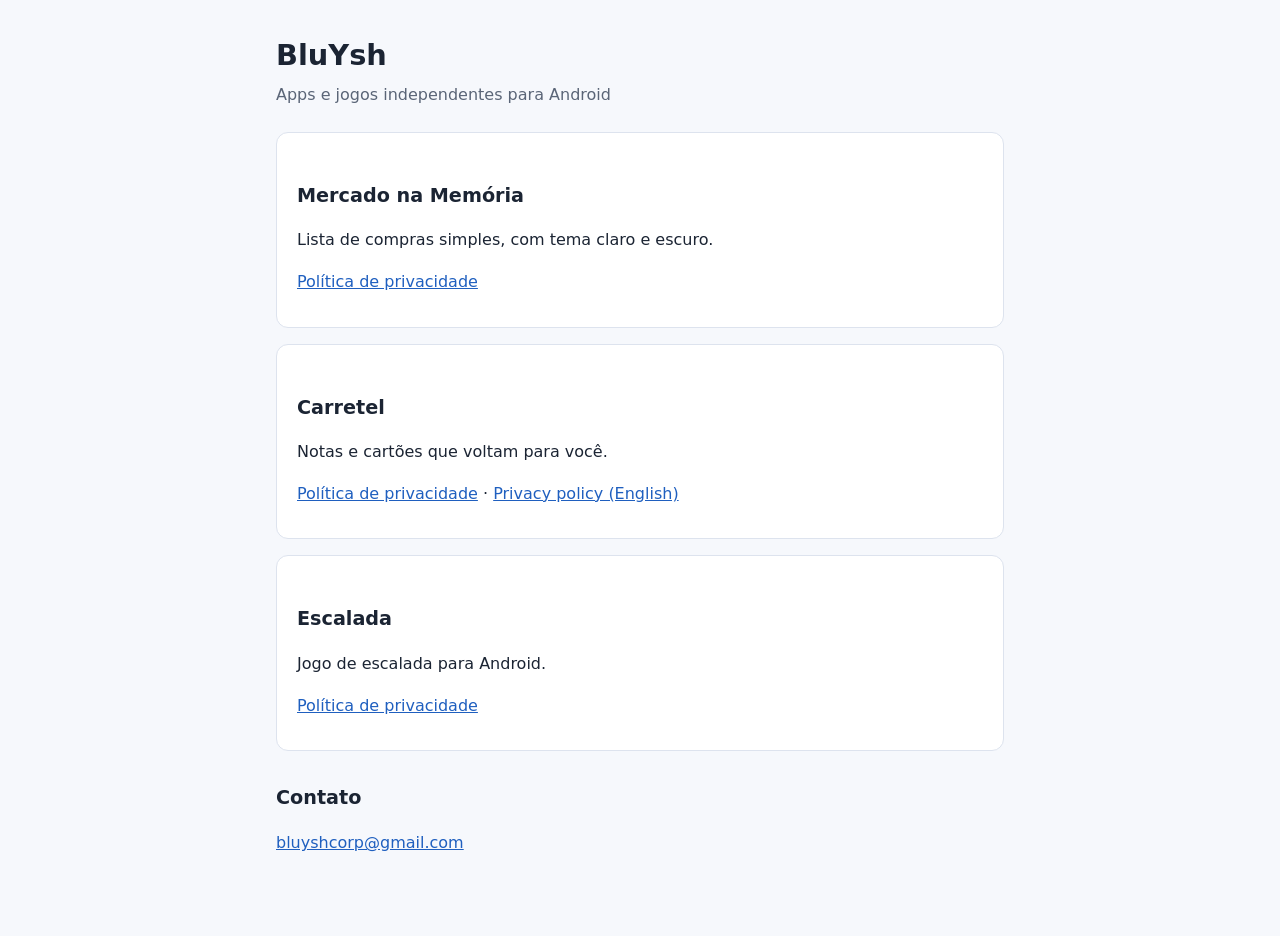
<file: index.html>
<!doctype html>
<html lang="pt-BR">
<head>
<meta charset="utf-8">
<meta name="viewport" content="width=device-width, initial-scale=1">
<title>BluYsh</title>
<link rel="stylesheet" href="estilo.css">
</head>
<body>
<main>
<h1>BluYsh</h1>
<p class="data">Apps e jogos independentes para Android</p>

<div class="cartao">
<h2>Mercado na Memória</h2>
<p>Lista de compras simples, com tema claro e escuro.</p>
<p><a href="mercado-na-memoria/privacidade.html">Política de privacidade</a></p>
</div>

<div class="cartao">
<h2>Carretel</h2>
<p>Notas e cartões que voltam para você.</p>
<p><a href="carretel/privacidade.html">Política de privacidade</a> · <a href="carretel/privacy.html">Privacy policy (English)</a></p>
</div>

<div class="cartao">
<h2>Escalada</h2>
<p>Jogo de escalada para Android.</p>
<p><a href="escalada/privacidade.html">Política de privacidade</a></p>
</div>

<h2>Contato</h2>
<p><a href="mailto:bluyshcorp@gmail.com">bluyshcorp@gmail.com</a></p>
</main>
</body>
</html>
</file>
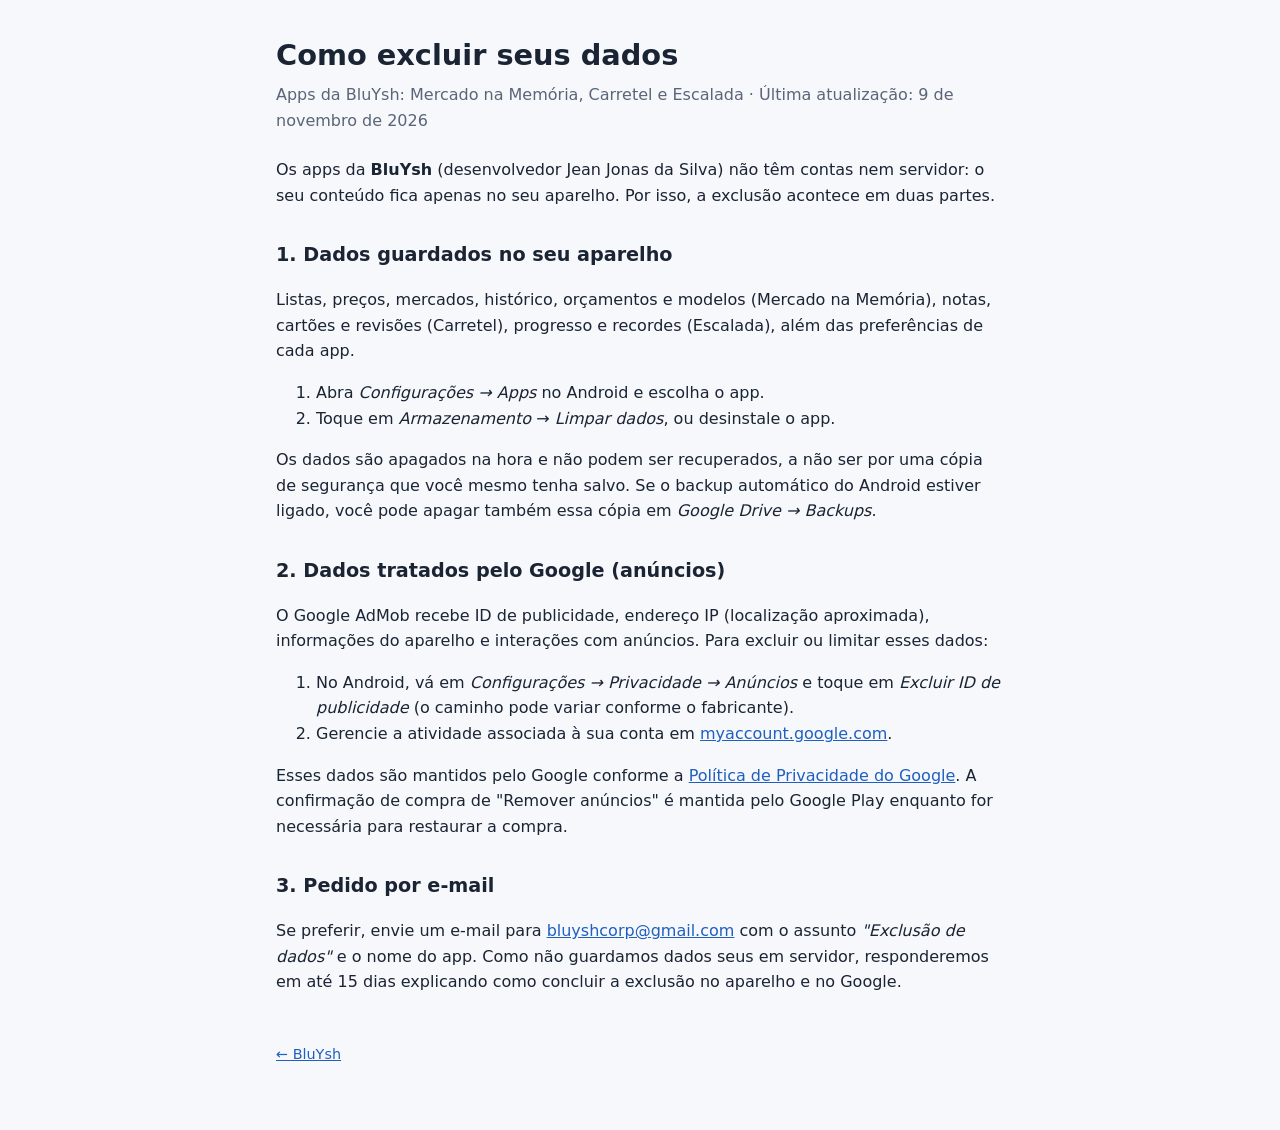
<file: excluir-dados.html>
<!doctype html>
<html lang="pt-BR">
<head>
<meta charset="utf-8">
<meta name="viewport" content="width=device-width, initial-scale=1">
<title>Excluir seus dados — BluYsh</title>
<link rel="stylesheet" href="estilo.css">
</head>
<body>
<main>
<h1>Como excluir seus dados</h1>
<p class="data">Apps da BluYsh: Mercado na Memória, Carretel e Escalada · Última atualização: 9 de novembro de 2026</p>

<p>Os apps da <strong>BluYsh</strong> (desenvolvedor Jean Jonas da Silva) não têm contas nem servidor: o seu conteúdo fica apenas no seu aparelho. Por isso, a exclusão acontece em duas partes.</p>

<h2>1. Dados guardados no seu aparelho</h2>
<p>Listas, preços, mercados, histórico, orçamentos e modelos (Mercado na Memória), notas, cartões e revisões (Carretel), progresso e recordes (Escalada), além das preferências de cada app.</p>
<ol>
<li>Abra <em>Configurações → Apps</em> no Android e escolha o app.</li>
<li>Toque em <em>Armazenamento</em> → <em>Limpar dados</em>, ou desinstale o app.</li>
</ol>
<p>Os dados são apagados na hora e não podem ser recuperados, a não ser por uma cópia de segurança que você mesmo tenha salvo. Se o backup automático do Android estiver ligado, você pode apagar também essa cópia em <em>Google Drive → Backups</em>.</p>

<h2>2. Dados tratados pelo Google (anúncios)</h2>
<p>O Google AdMob recebe ID de publicidade, endereço IP (localização aproximada), informações do aparelho e interações com anúncios. Para excluir ou limitar esses dados:</p>
<ol>
<li>No Android, vá em <em>Configurações → Privacidade → Anúncios</em> e toque em <em>Excluir ID de publicidade</em> (o caminho pode variar conforme o fabricante).</li>
<li>Gerencie a atividade associada à sua conta em <a href="https://myaccount.google.com/">myaccount.google.com</a>.</li>
</ol>
<p>Esses dados são mantidos pelo Google conforme a <a href="https://policies.google.com/privacy">Política de Privacidade do Google</a>. A confirmação de compra de "Remover anúncios" é mantida pelo Google Play enquanto for necessária para restaurar a compra.</p>

<h2>3. Pedido por e-mail</h2>
<p>Se preferir, envie um e-mail para <a href="mailto:bluyshcorp@gmail.com">bluyshcorp@gmail.com</a> com o assunto <em>"Exclusão de dados"</em> e o nome do app. Como não guardamos dados seus em servidor, responderemos em até 15 dias explicando como concluir a exclusão no aparelho e no Google.</p>

<footer><a href="index.html">← BluYsh</a></footer>
</main>
</body>
</html>
</file>
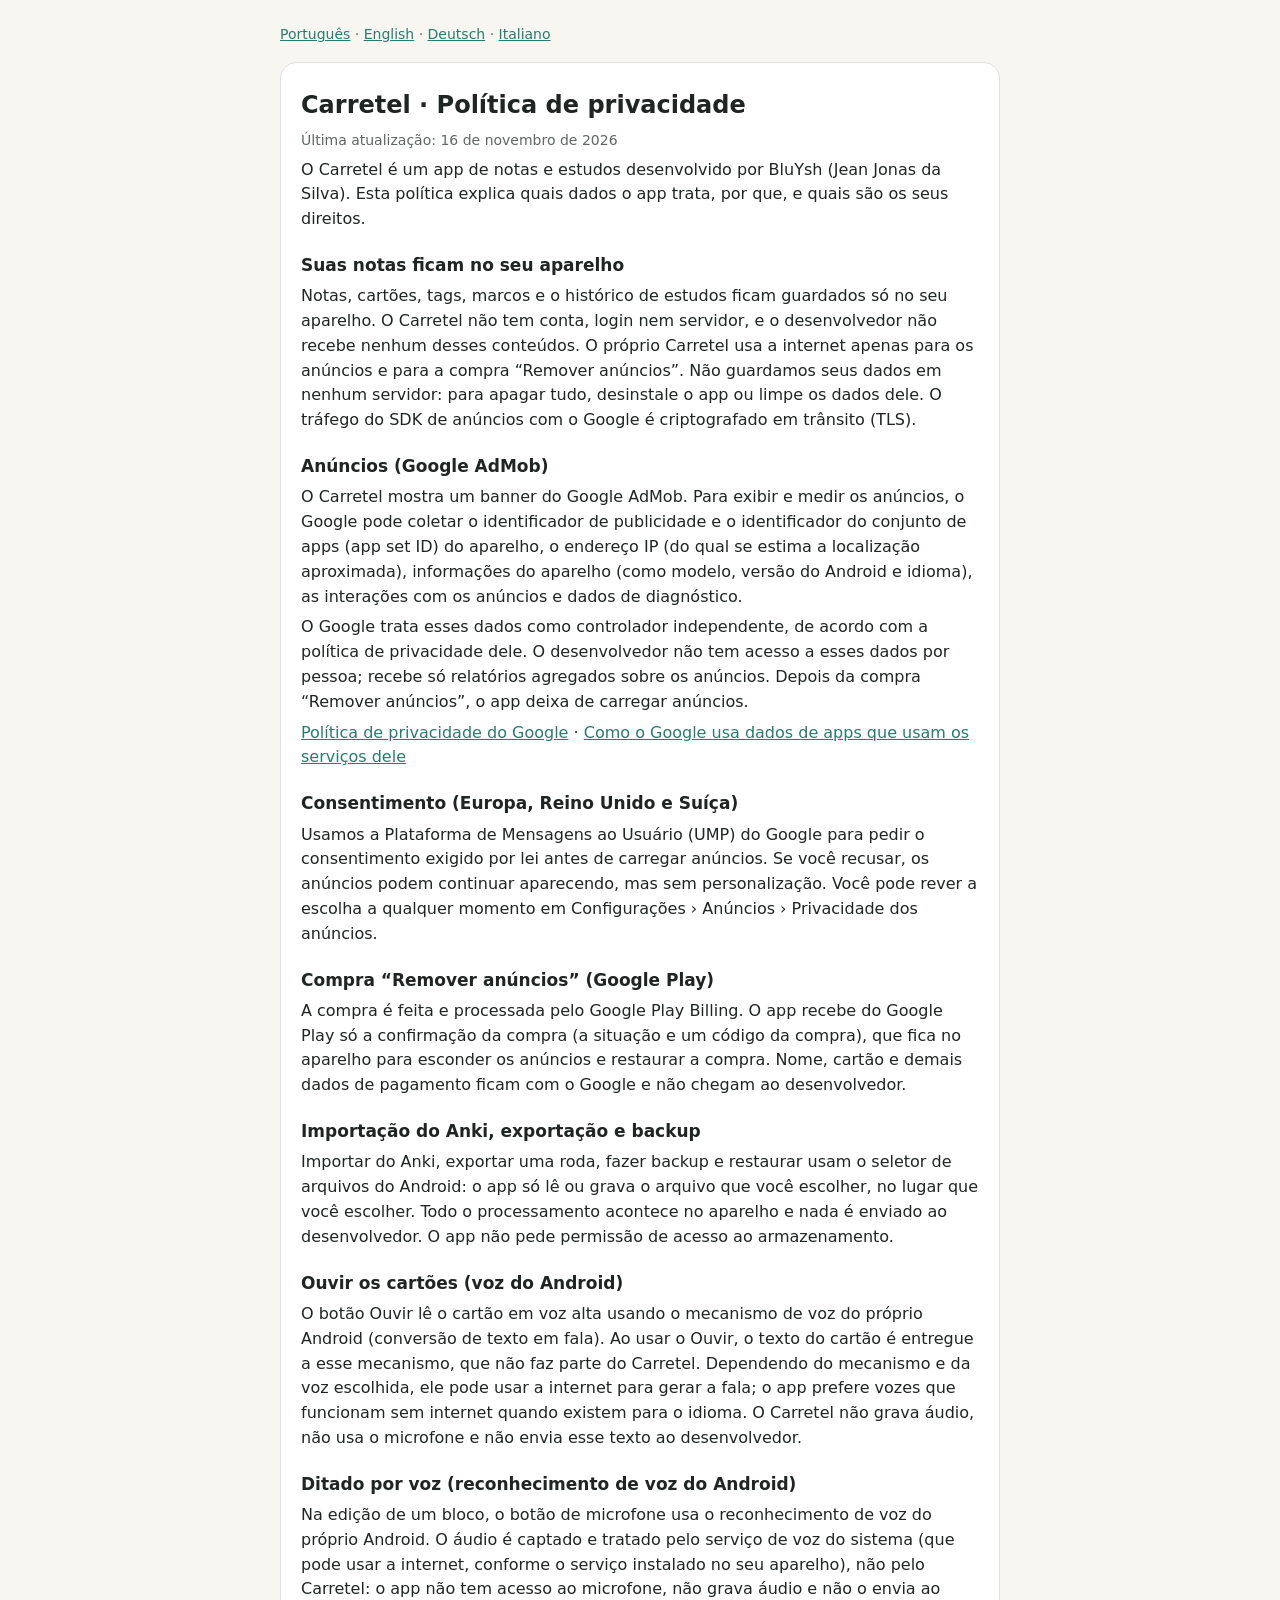
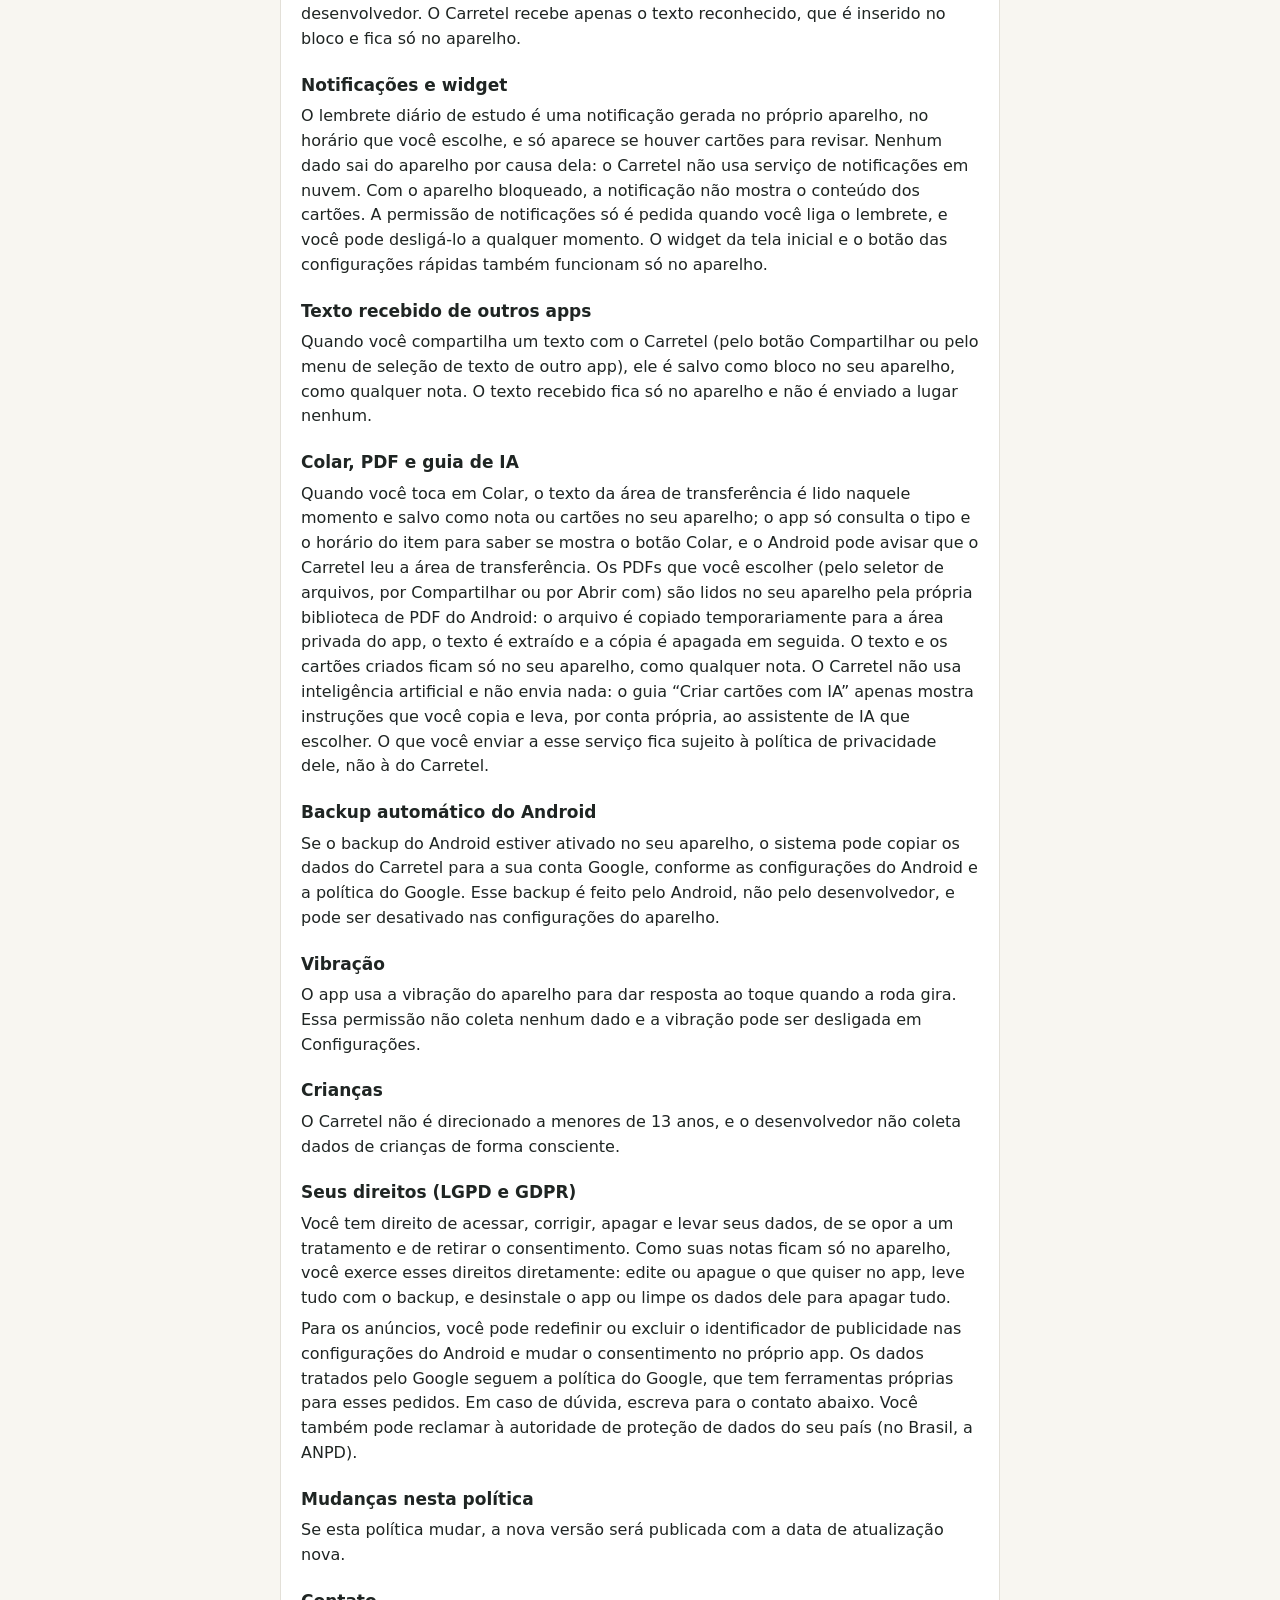
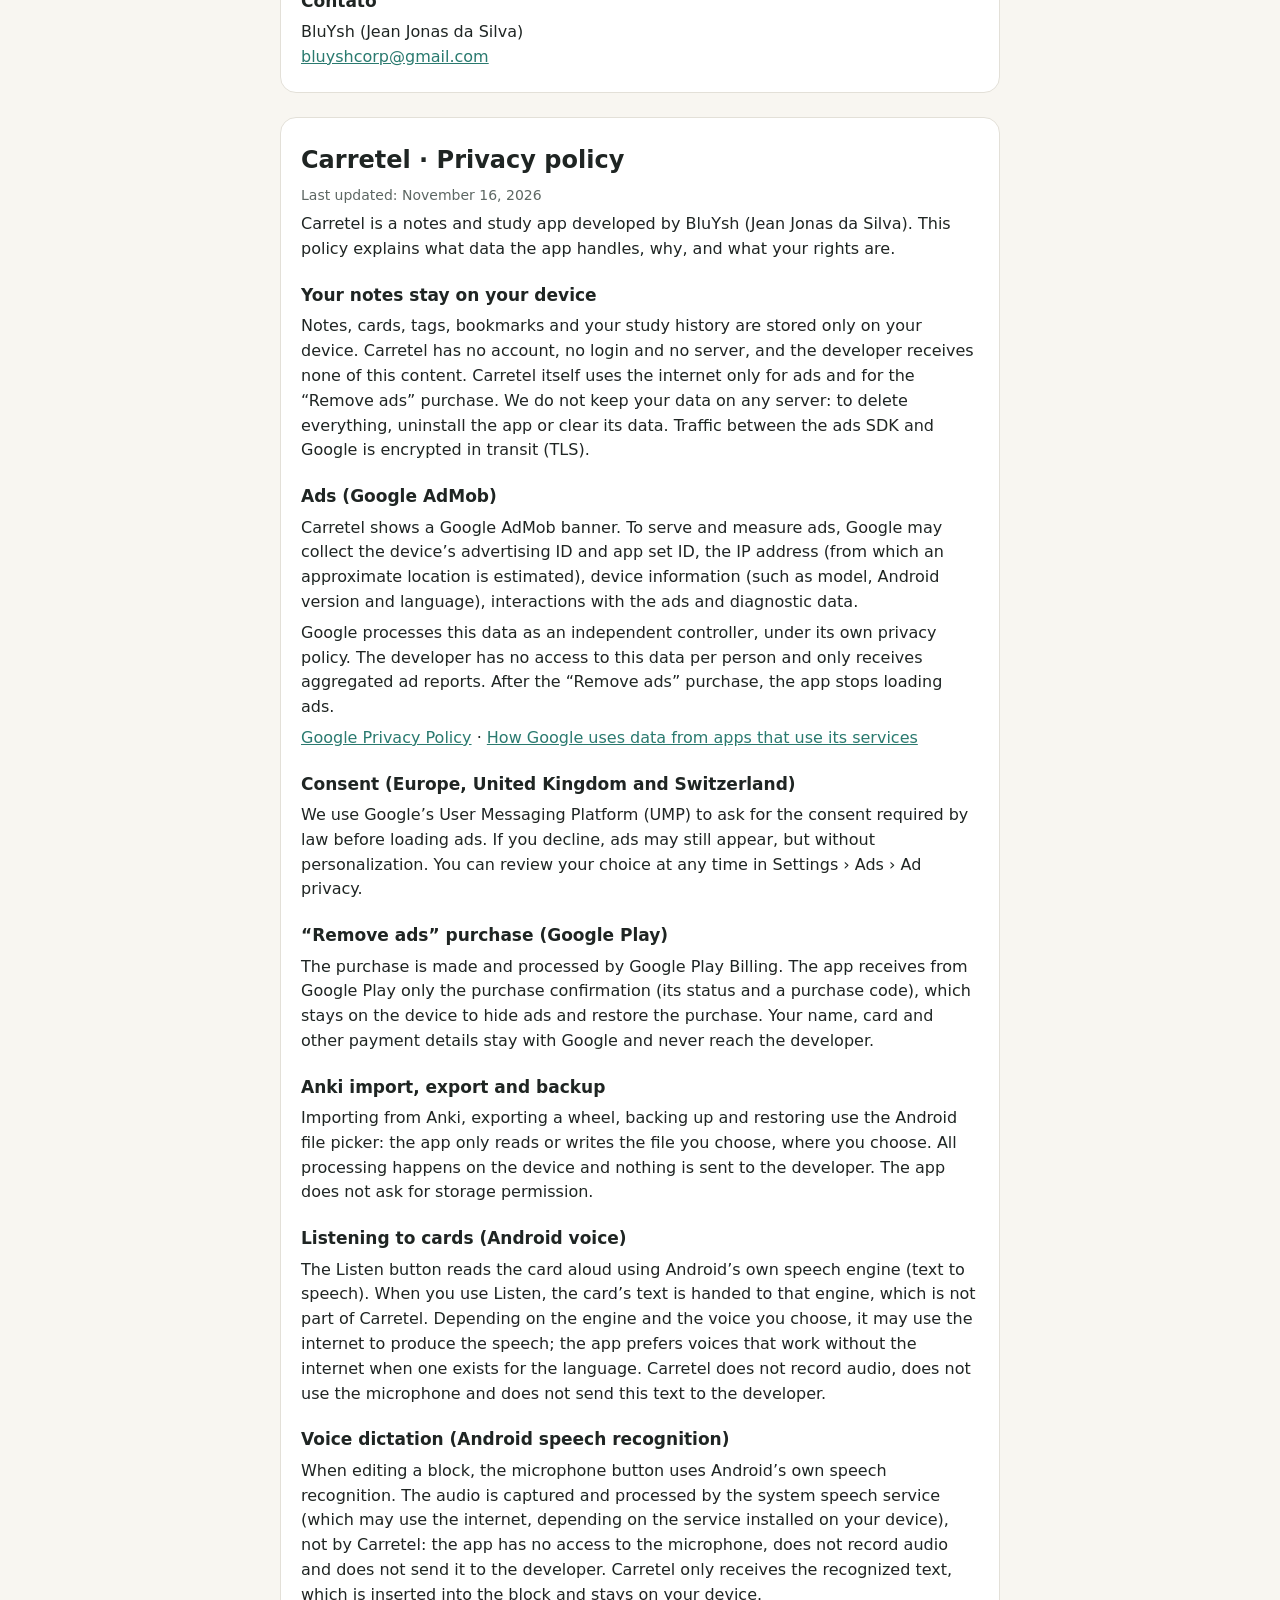
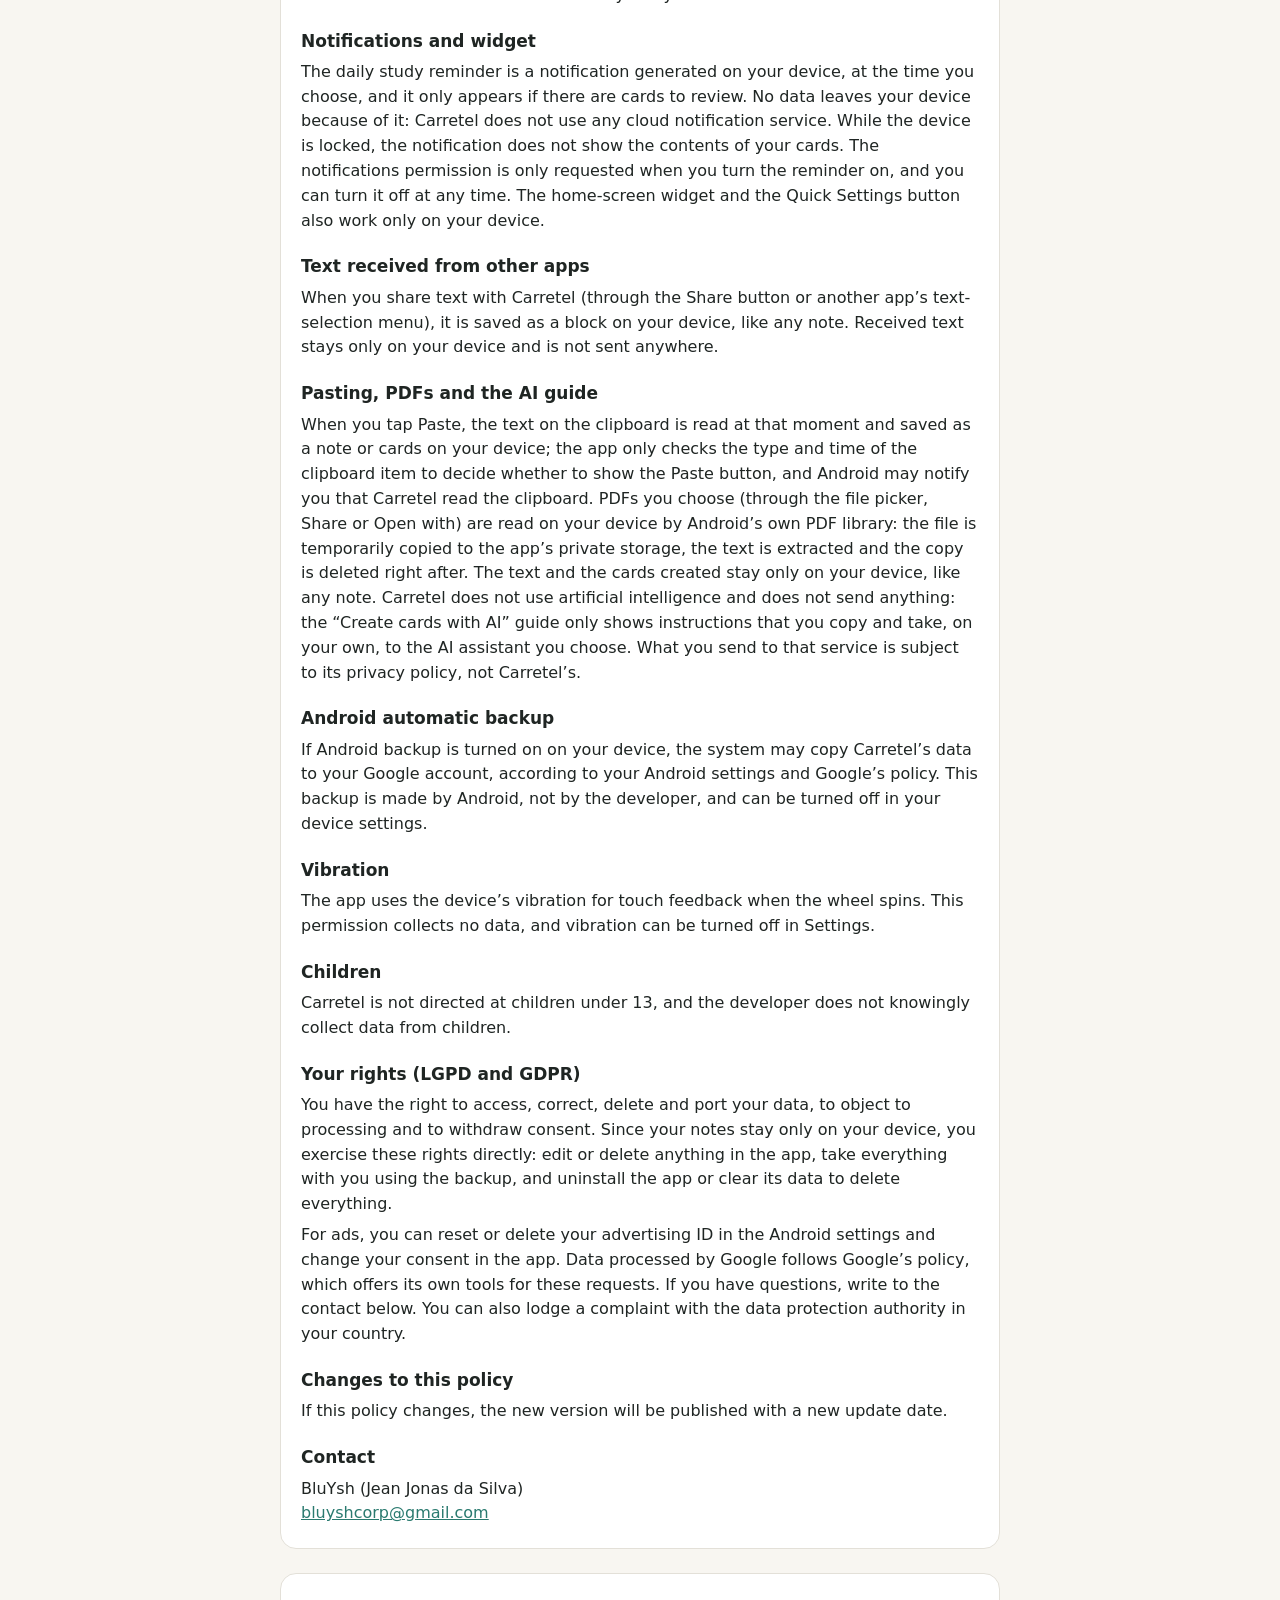
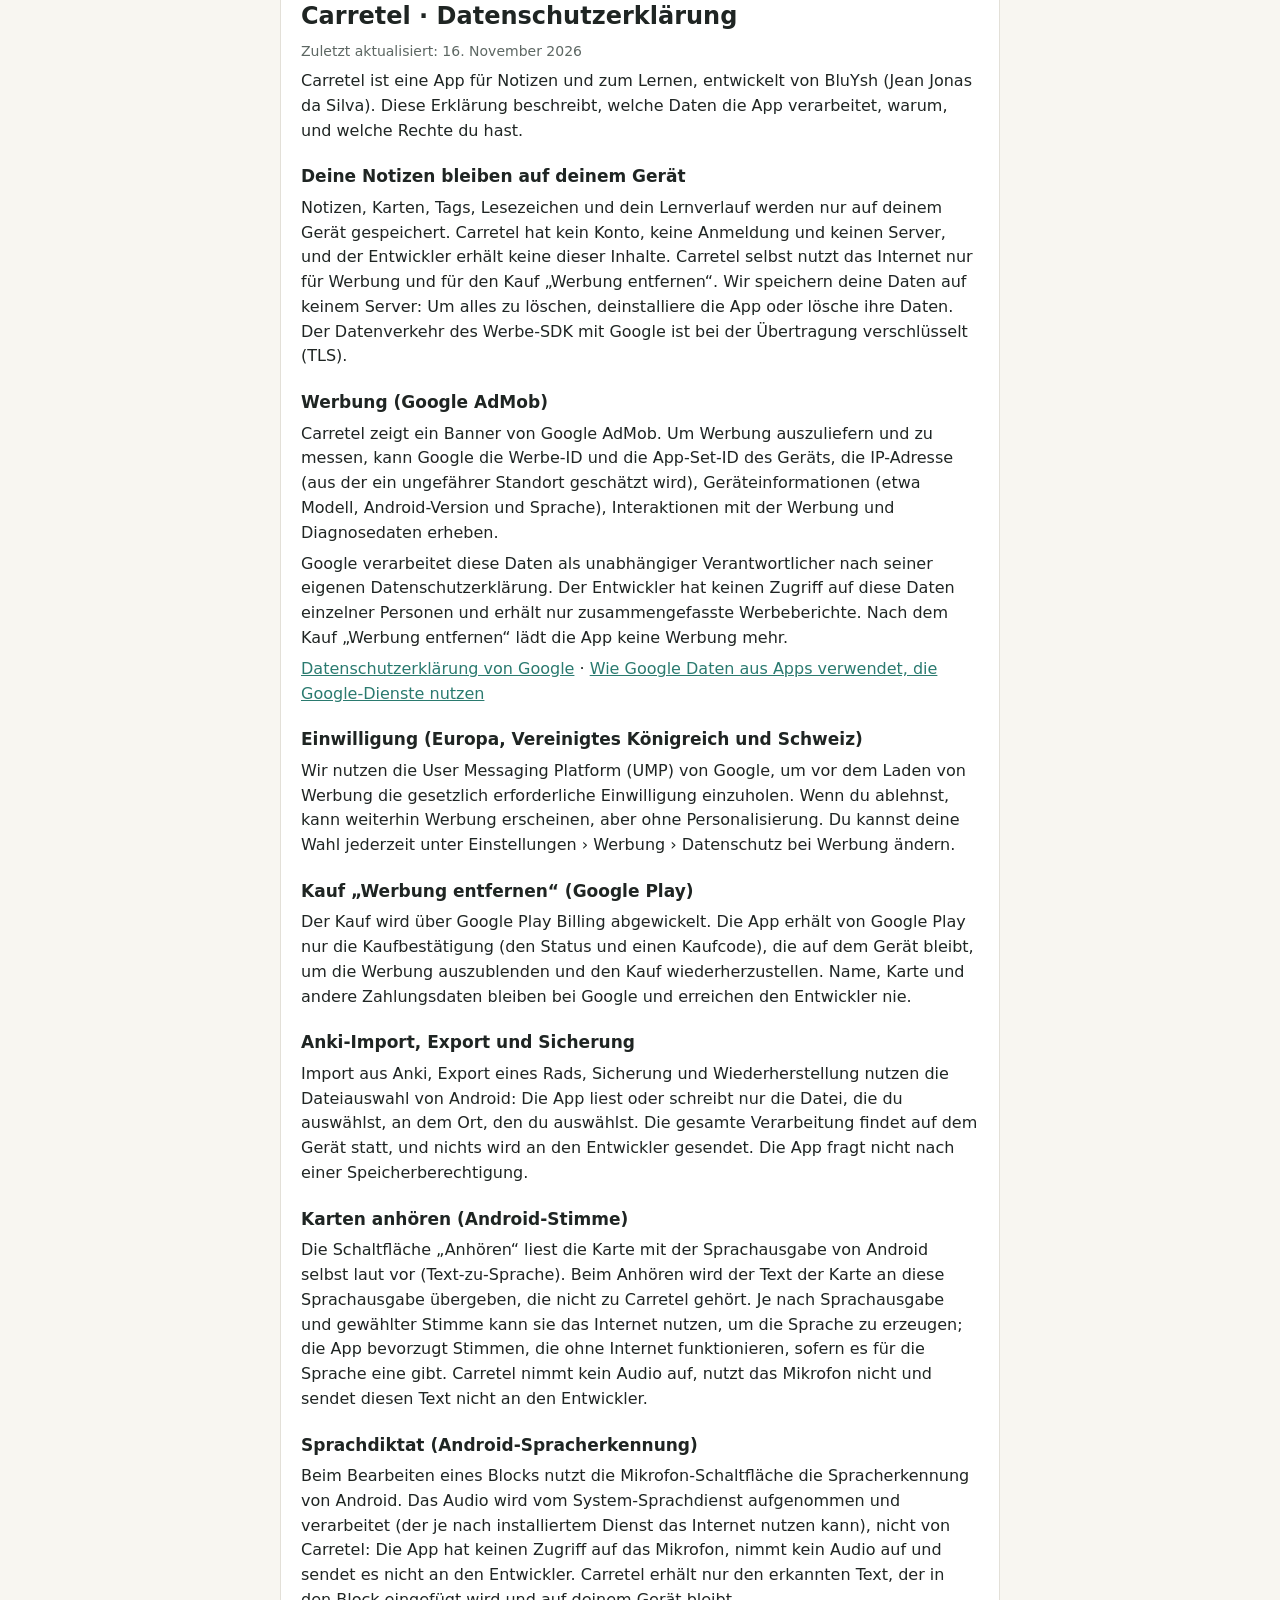
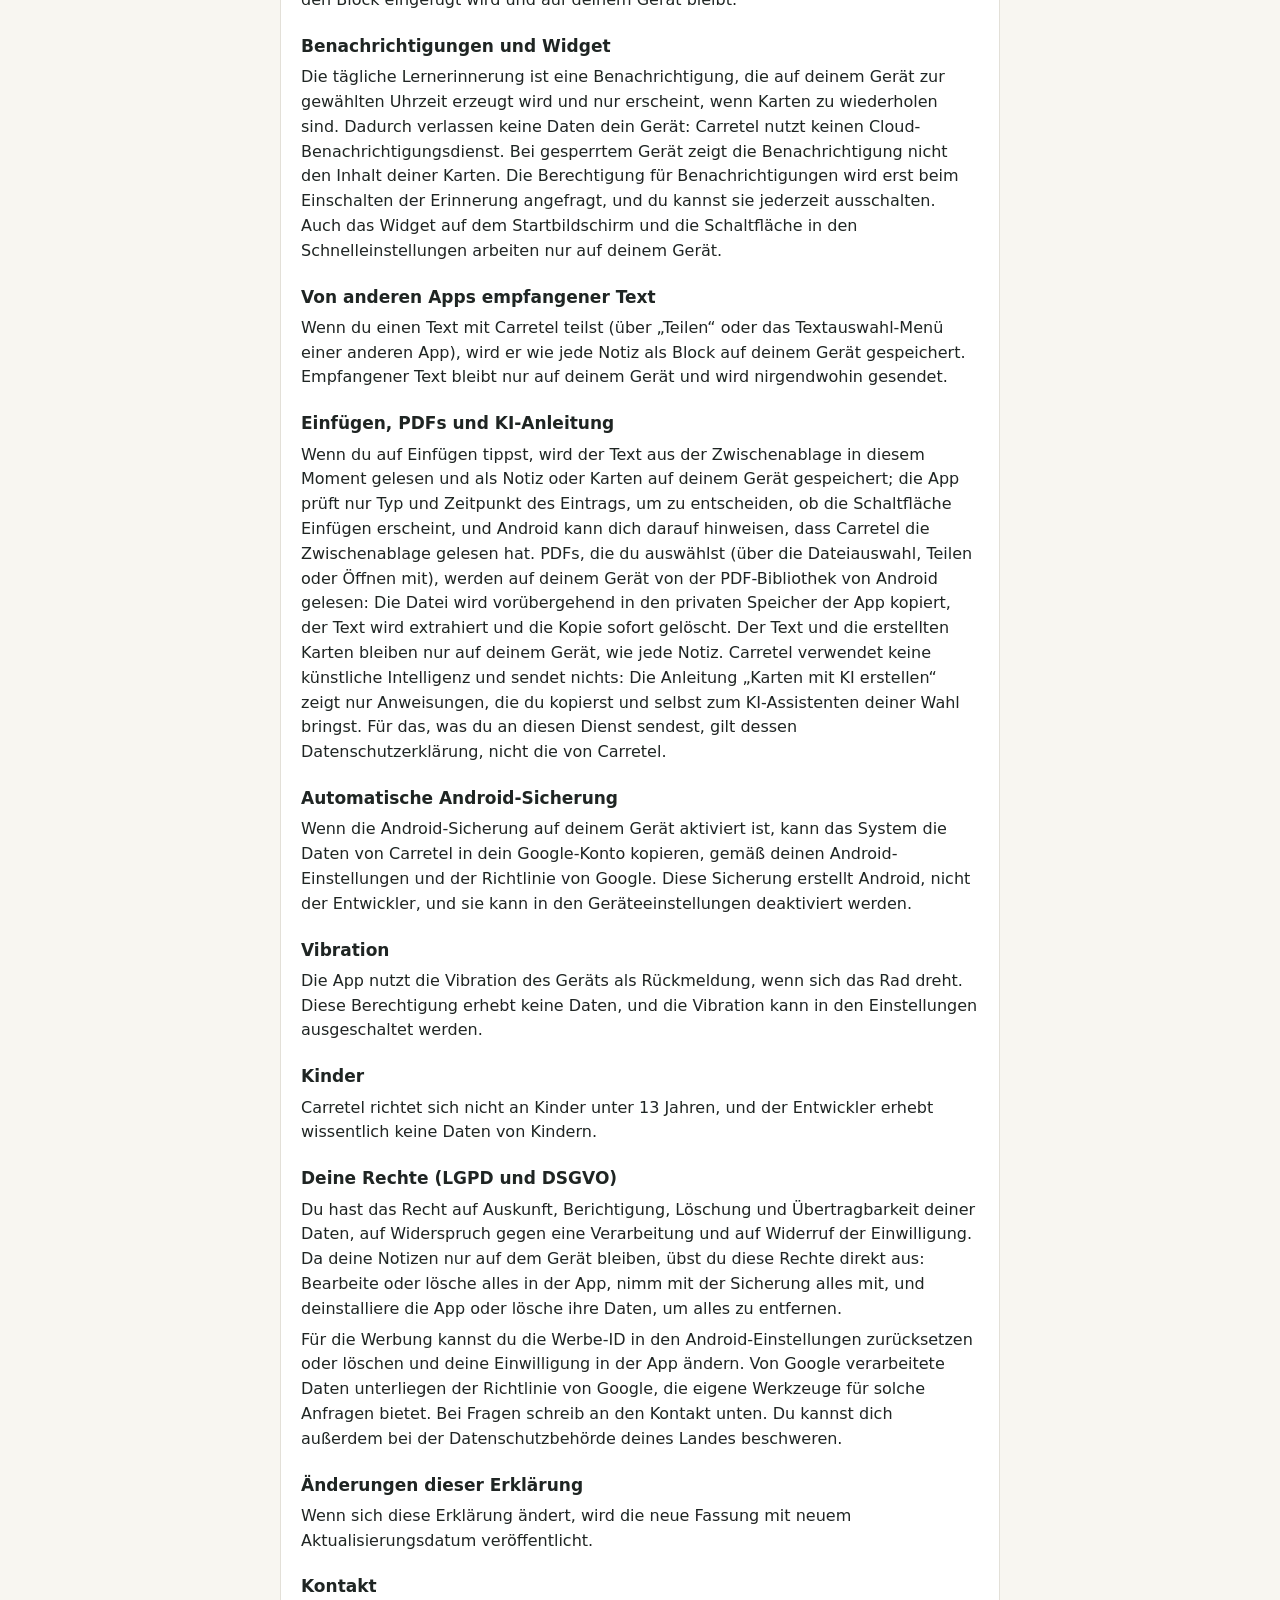
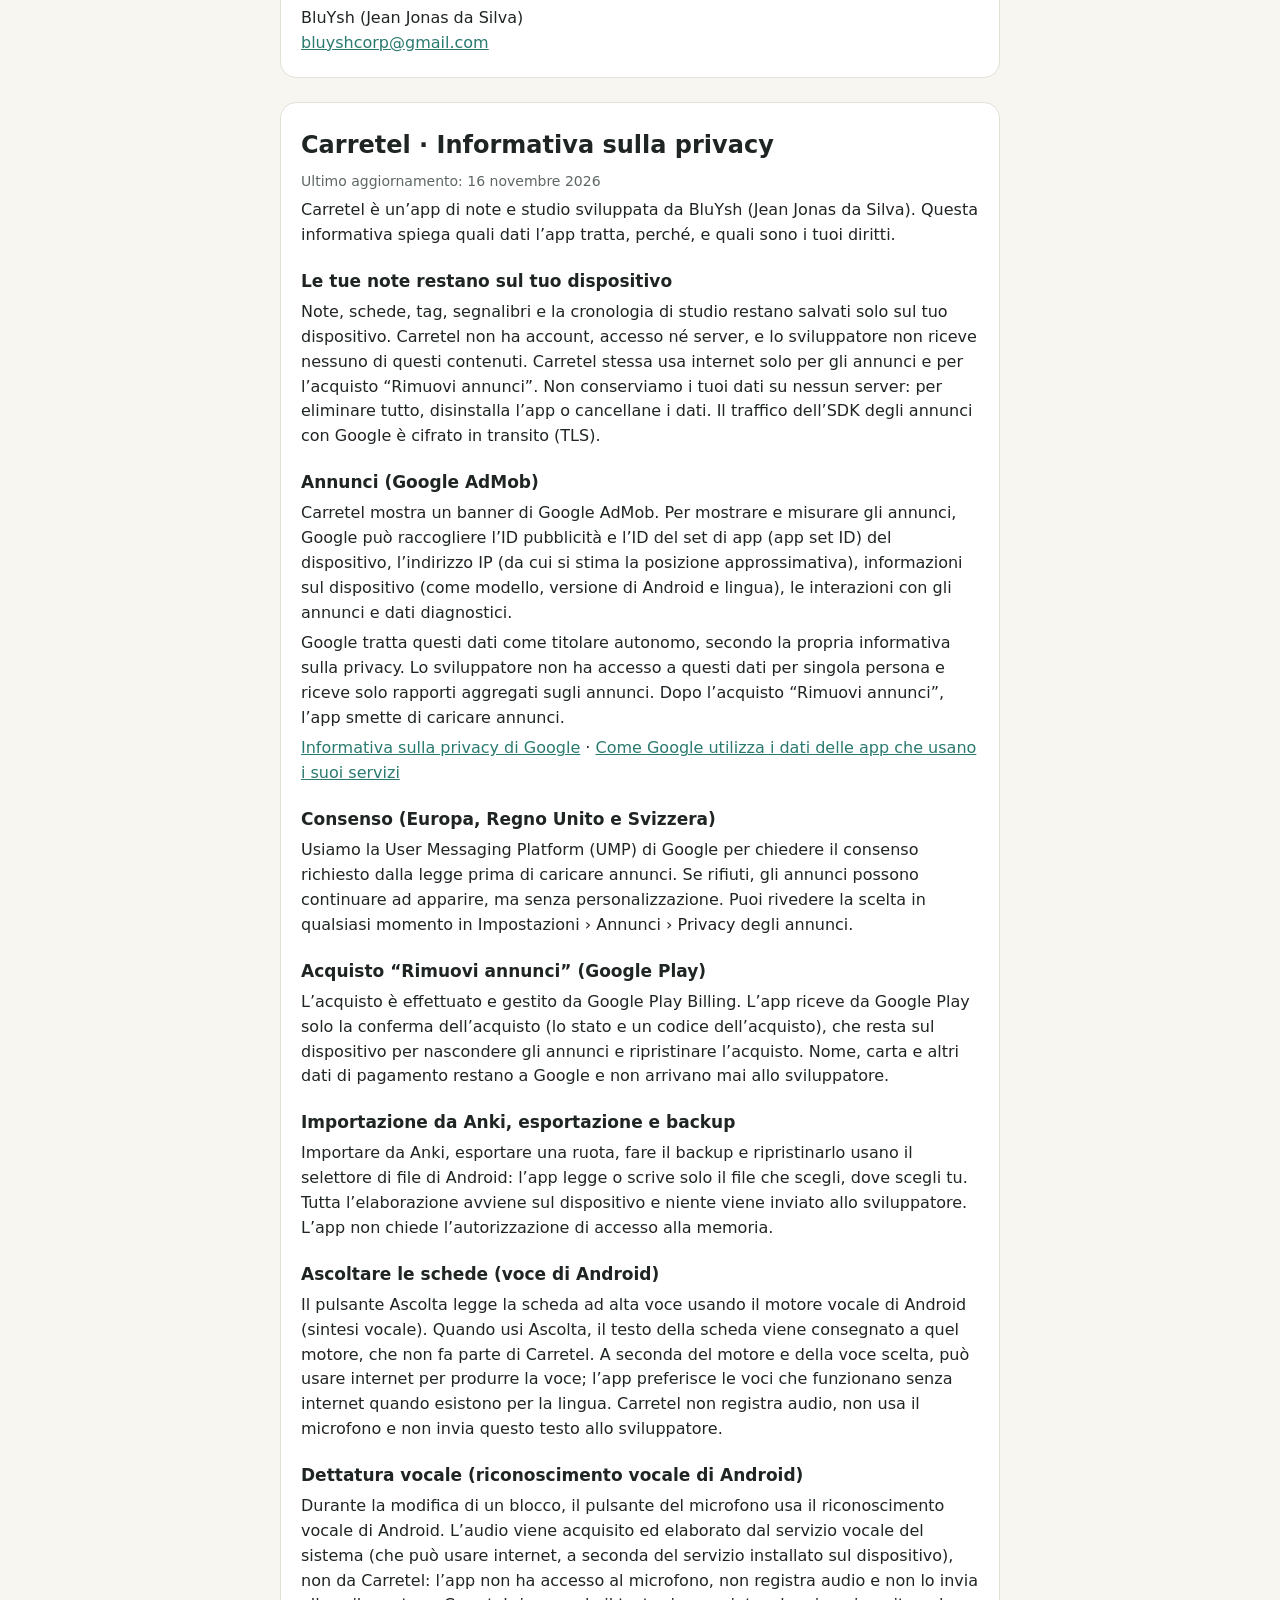
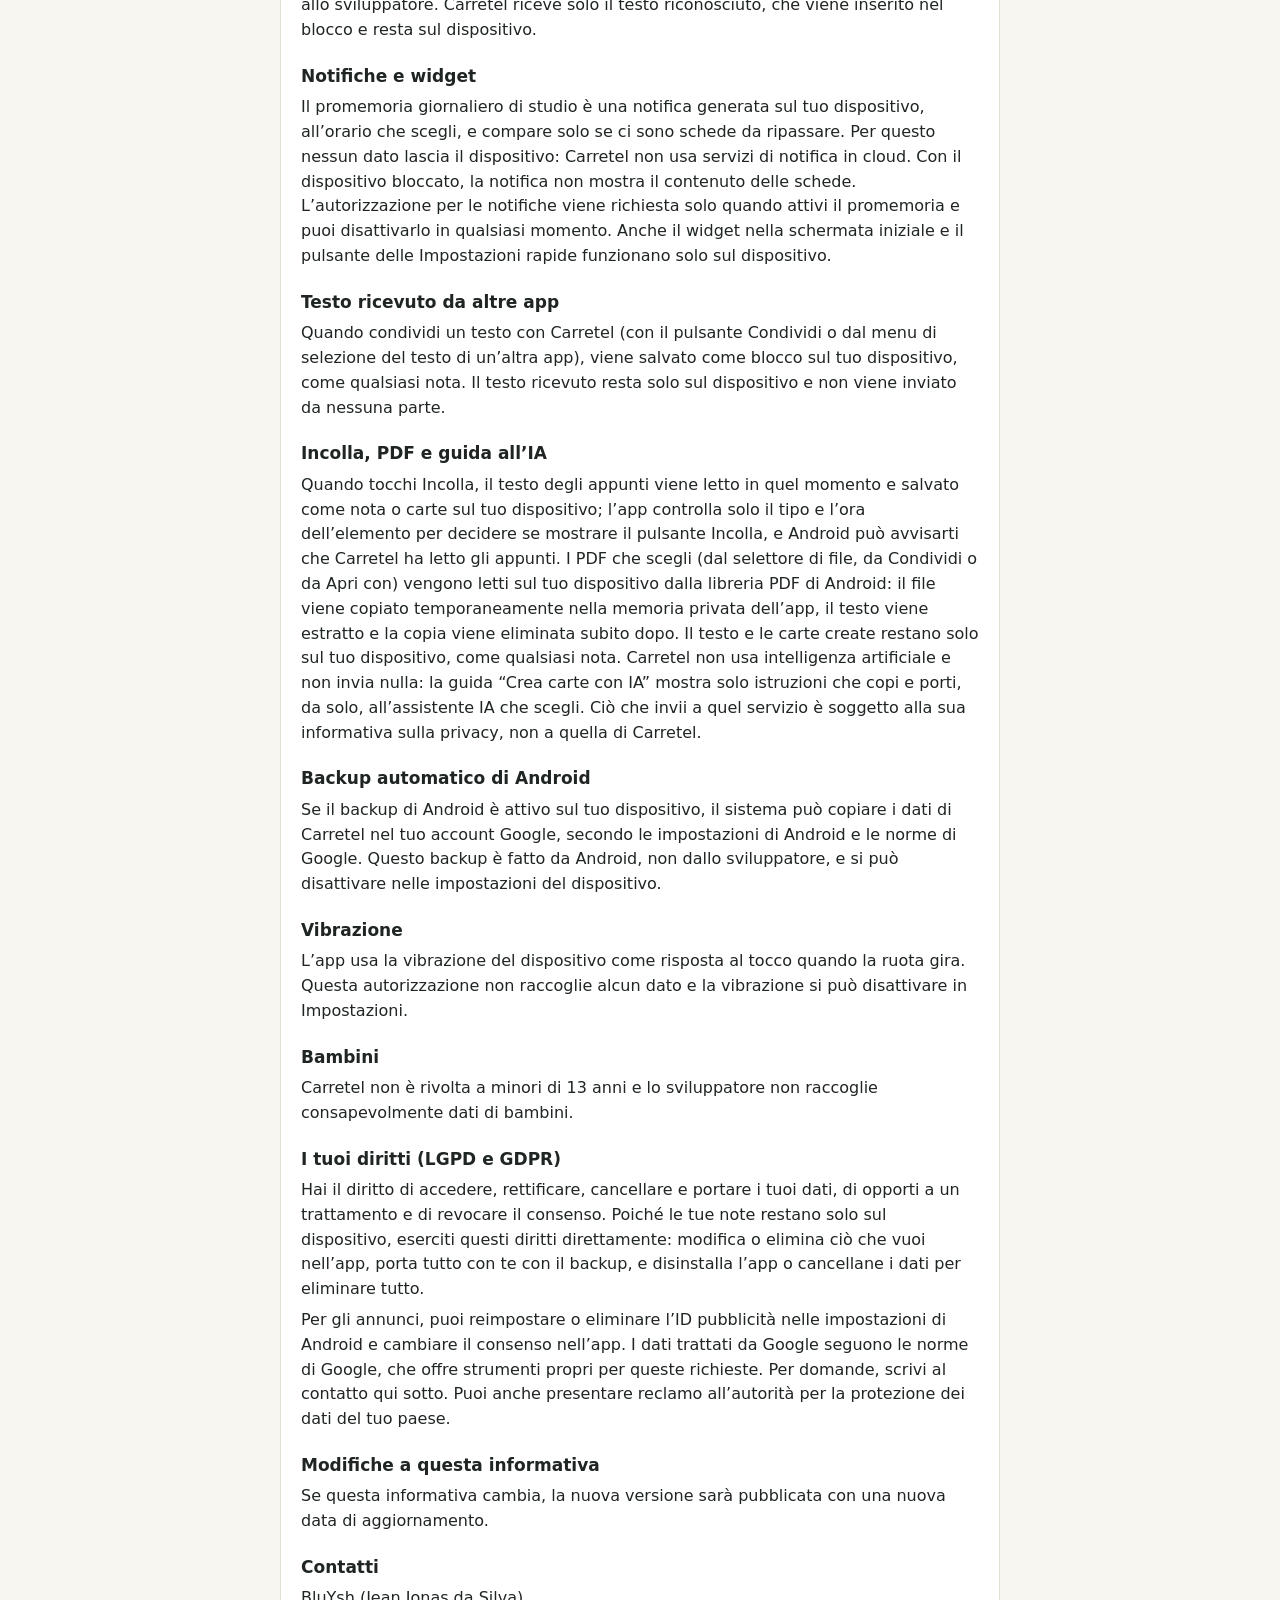
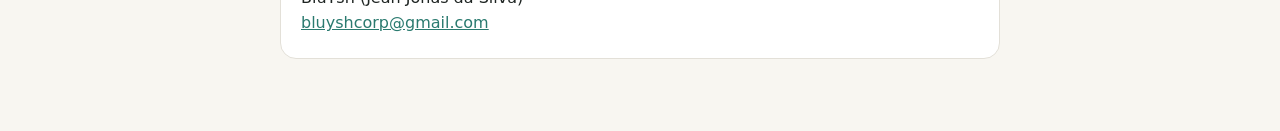
<file: carretel/privacidade.html>
<!doctype html>
<html lang="pt-BR">
<head>
<meta charset="utf-8">
<meta name="viewport" content="width=device-width, initial-scale=1">
<title>Carretel · Política de privacidade / Privacy policy</title>
<style>
:root { --bg:#f8f6f1; --surface:#fff; --text:#1f2523; --muted:#5d6763; --accent:#2a7a6f; --border:#e3e0d8; }
@media (prefers-color-scheme: dark) { :root { --bg:#141716; --surface:#1d2120; --text:#e6ebe9; --muted:#9aa6a1; --accent:#6cc3b5; --border:#2c3230; } }
body { margin:0; background:var(--bg); color:var(--text); font:16px/1.55 system-ui, -apple-system, "Segoe UI", Roboto, sans-serif; }
main { max-width:720px; margin:0 auto; padding:24px 16px 48px; }
nav { font-size:14px; color:var(--muted); margin-bottom:16px; }
a { color:var(--accent); overflow-wrap:anywhere; }
section { background:var(--surface); border:1px solid var(--border); border-radius:16px; padding:8px 20px 16px; margin-bottom:24px; }
h1 { font-size:24px; font-weight:600; margin:16px 0 4px; }
h2 { font-size:17px; font-weight:600; margin:20px 0 4px; }
p { margin:6px 0; }
.muted { color:var(--muted); font-size:14px; }
</style>
</head>
<body><main>
<nav><a href="#pt">Português</a> · <a href="#en">English</a> · <a href="#de">Deutsch</a> · <a href="#it">Italiano</a></nav>
<section id="pt" lang="pt-BR">
<h1>Carretel · Política de privacidade</h1>
<p class="muted">Última atualização: 16 de novembro de 2026</p>
<p>O Carretel é um app de notas e estudos desenvolvido por BluYsh (Jean Jonas da Silva). Esta política explica quais dados o app trata, por que, e quais são os seus direitos.</p>
<h2>Suas notas ficam no seu aparelho</h2>
<p>Notas, cartões, tags, marcos e o histórico de estudos ficam guardados só no seu aparelho. O Carretel não tem conta, login nem servidor, e o desenvolvedor não recebe nenhum desses conteúdos. O próprio Carretel usa a internet apenas para os anúncios e para a compra “Remover anúncios”. Não guardamos seus dados em nenhum servidor: para apagar tudo, desinstale o app ou limpe os dados dele. O tráfego do SDK de anúncios com o Google é criptografado em trânsito (TLS).</p>
<h2>Anúncios (Google AdMob)</h2>
<p>O Carretel mostra um banner do Google AdMob. Para exibir e medir os anúncios, o Google pode coletar o identificador de publicidade e o identificador do conjunto de apps (app set ID) do aparelho, o endereço IP (do qual se estima a localização aproximada), informações do aparelho (como modelo, versão do Android e idioma), as interações com os anúncios e dados de diagnóstico.</p>
<p>O Google trata esses dados como controlador independente, de acordo com a política de privacidade dele. O desenvolvedor não tem acesso a esses dados por pessoa; recebe só relatórios agregados sobre os anúncios. Depois da compra “Remover anúncios”, o app deixa de carregar anúncios.</p>
<p><a href="https://policies.google.com/privacy">Política de privacidade do Google</a> · <a href="https://policies.google.com/technologies/partner-sites">Como o Google usa dados de apps que usam os serviços dele</a></p>
<h2>Consentimento (Europa, Reino Unido e Suíça)</h2>
<p>Usamos a Plataforma de Mensagens ao Usuário (UMP) do Google para pedir o consentimento exigido por lei antes de carregar anúncios. Se você recusar, os anúncios podem continuar aparecendo, mas sem personalização. Você pode rever a escolha a qualquer momento em Configurações › Anúncios › Privacidade dos anúncios.</p>
<h2>Compra “Remover anúncios” (Google Play)</h2>
<p>A compra é feita e processada pelo Google Play Billing. O app recebe do Google Play só a confirmação da compra (a situação e um código da compra), que fica no aparelho para esconder os anúncios e restaurar a compra. Nome, cartão e demais dados de pagamento ficam com o Google e não chegam ao desenvolvedor.</p>
<h2>Importação do Anki, exportação e backup</h2>
<p>Importar do Anki, exportar uma roda, fazer backup e restaurar usam o seletor de arquivos do Android: o app só lê ou grava o arquivo que você escolher, no lugar que você escolher. Todo o processamento acontece no aparelho e nada é enviado ao desenvolvedor. O app não pede permissão de acesso ao armazenamento.</p>
<h2>Ouvir os cartões (voz do Android)</h2>
<p>O botão Ouvir lê o cartão em voz alta usando o mecanismo de voz do próprio Android (conversão de texto em fala). Ao usar o Ouvir, o texto do cartão é entregue a esse mecanismo, que não faz parte do Carretel. Dependendo do mecanismo e da voz escolhida, ele pode usar a internet para gerar a fala; o app prefere vozes que funcionam sem internet quando existem para o idioma. O Carretel não grava áudio, não usa o microfone e não envia esse texto ao desenvolvedor.</p>
<h2>Ditado por voz (reconhecimento de voz do Android)</h2>
<p>Na edição de um bloco, o botão de microfone usa o reconhecimento de voz do próprio Android. O áudio é captado e tratado pelo serviço de voz do sistema (que pode usar a internet, conforme o serviço instalado no seu aparelho), não pelo Carretel: o app não tem acesso ao microfone, não grava áudio e não o envia ao desenvolvedor. O Carretel recebe apenas o texto reconhecido, que é inserido no bloco e fica só no aparelho.</p>
<h2>Notificações e widget</h2>
<p>O lembrete diário de estudo é uma notificação gerada no próprio aparelho, no horário que você escolhe, e só aparece se houver cartões para revisar. Nenhum dado sai do aparelho por causa dela: o Carretel não usa serviço de notificações em nuvem. Com o aparelho bloqueado, a notificação não mostra o conteúdo dos cartões. A permissão de notificações só é pedida quando você liga o lembrete, e você pode desligá-lo a qualquer momento. O widget da tela inicial e o botão das configurações rápidas também funcionam só no aparelho.</p>
<h2>Texto recebido de outros apps</h2>
<p>Quando você compartilha um texto com o Carretel (pelo botão Compartilhar ou pelo menu de seleção de texto de outro app), ele é salvo como bloco no seu aparelho, como qualquer nota. O texto recebido fica só no aparelho e não é enviado a lugar nenhum.</p>
<h2>Colar, PDF e guia de IA</h2>
<p>Quando você toca em Colar, o texto da área de transferência é lido naquele momento e salvo como nota ou cartões no seu aparelho; o app só consulta o tipo e o horário do item para saber se mostra o botão Colar, e o Android pode avisar que o Carretel leu a área de transferência. Os PDFs que você escolher (pelo seletor de arquivos, por Compartilhar ou por Abrir com) são lidos no seu aparelho pela própria biblioteca de PDF do Android: o arquivo é copiado temporariamente para a área privada do app, o texto é extraído e a cópia é apagada em seguida. O texto e os cartões criados ficam só no seu aparelho, como qualquer nota. O Carretel não usa inteligência artificial e não envia nada: o guia “Criar cartões com IA” apenas mostra instruções que você copia e leva, por conta própria, ao assistente de IA que escolher. O que você enviar a esse serviço fica sujeito à política de privacidade dele, não à do Carretel.</p>
<h2>Backup automático do Android</h2>
<p>Se o backup do Android estiver ativado no seu aparelho, o sistema pode copiar os dados do Carretel para a sua conta Google, conforme as configurações do Android e a política do Google. Esse backup é feito pelo Android, não pelo desenvolvedor, e pode ser desativado nas configurações do aparelho.</p>
<h2>Vibração</h2>
<p>O app usa a vibração do aparelho para dar resposta ao toque quando a roda gira. Essa permissão não coleta nenhum dado e a vibração pode ser desligada em Configurações.</p>
<h2>Crianças</h2>
<p>O Carretel não é direcionado a menores de 13 anos, e o desenvolvedor não coleta dados de crianças de forma consciente.</p>
<h2>Seus direitos (LGPD e GDPR)</h2>
<p>Você tem direito de acessar, corrigir, apagar e levar seus dados, de se opor a um tratamento e de retirar o consentimento. Como suas notas ficam só no aparelho, você exerce esses direitos diretamente: edite ou apague o que quiser no app, leve tudo com o backup, e desinstale o app ou limpe os dados dele para apagar tudo.</p>
<p>Para os anúncios, você pode redefinir ou excluir o identificador de publicidade nas configurações do Android e mudar o consentimento no próprio app. Os dados tratados pelo Google seguem a política do Google, que tem ferramentas próprias para esses pedidos. Em caso de dúvida, escreva para o contato abaixo. Você também pode reclamar à autoridade de proteção de dados do seu país (no Brasil, a ANPD).</p>
<h2>Mudanças nesta política</h2>
<p>Se esta política mudar, a nova versão será publicada com a data de atualização nova.</p>
<h2>Contato</h2>
<p>BluYsh (Jean Jonas da Silva)<br><a href="mailto:bluyshcorp@gmail.com">bluyshcorp@gmail.com</a></p>
</section>
<section id="en" lang="en">
<h1>Carretel · Privacy policy</h1>
<p class="muted">Last updated: November 16, 2026</p>
<p>Carretel is a notes and study app developed by BluYsh (Jean Jonas da Silva). This policy explains what data the app handles, why, and what your rights are.</p>
<h2>Your notes stay on your device</h2>
<p>Notes, cards, tags, bookmarks and your study history are stored only on your device. Carretel has no account, no login and no server, and the developer receives none of this content. Carretel itself uses the internet only for ads and for the “Remove ads” purchase. We do not keep your data on any server: to delete everything, uninstall the app or clear its data. Traffic between the ads SDK and Google is encrypted in transit (TLS).</p>
<h2>Ads (Google AdMob)</h2>
<p>Carretel shows a Google AdMob banner. To serve and measure ads, Google may collect the device’s advertising ID and app set ID, the IP address (from which an approximate location is estimated), device information (such as model, Android version and language), interactions with the ads and diagnostic data.</p>
<p>Google processes this data as an independent controller, under its own privacy policy. The developer has no access to this data per person and only receives aggregated ad reports. After the “Remove ads” purchase, the app stops loading ads.</p>
<p><a href="https://policies.google.com/privacy">Google Privacy Policy</a> · <a href="https://policies.google.com/technologies/partner-sites">How Google uses data from apps that use its services</a></p>
<h2>Consent (Europe, United Kingdom and Switzerland)</h2>
<p>We use Google’s User Messaging Platform (UMP) to ask for the consent required by law before loading ads. If you decline, ads may still appear, but without personalization. You can review your choice at any time in Settings › Ads › Ad privacy.</p>
<h2>“Remove ads” purchase (Google Play)</h2>
<p>The purchase is made and processed by Google Play Billing. The app receives from Google Play only the purchase confirmation (its status and a purchase code), which stays on the device to hide ads and restore the purchase. Your name, card and other payment details stay with Google and never reach the developer.</p>
<h2>Anki import, export and backup</h2>
<p>Importing from Anki, exporting a wheel, backing up and restoring use the Android file picker: the app only reads or writes the file you choose, where you choose. All processing happens on the device and nothing is sent to the developer. The app does not ask for storage permission.</p>
<h2>Listening to cards (Android voice)</h2>
<p>The Listen button reads the card aloud using Android’s own speech engine (text to speech). When you use Listen, the card’s text is handed to that engine, which is not part of Carretel. Depending on the engine and the voice you choose, it may use the internet to produce the speech; the app prefers voices that work without the internet when one exists for the language. Carretel does not record audio, does not use the microphone and does not send this text to the developer.</p>
<h2>Voice dictation (Android speech recognition)</h2>
<p>When editing a block, the microphone button uses Android’s own speech recognition. The audio is captured and processed by the system speech service (which may use the internet, depending on the service installed on your device), not by Carretel: the app has no access to the microphone, does not record audio and does not send it to the developer. Carretel only receives the recognized text, which is inserted into the block and stays on your device.</p>
<h2>Notifications and widget</h2>
<p>The daily study reminder is a notification generated on your device, at the time you choose, and it only appears if there are cards to review. No data leaves your device because of it: Carretel does not use any cloud notification service. While the device is locked, the notification does not show the contents of your cards. The notifications permission is only requested when you turn the reminder on, and you can turn it off at any time. The home-screen widget and the Quick Settings button also work only on your device.</p>
<h2>Text received from other apps</h2>
<p>When you share text with Carretel (through the Share button or another app’s text-selection menu), it is saved as a block on your device, like any note. Received text stays only on your device and is not sent anywhere.</p>
<h2>Pasting, PDFs and the AI guide</h2>
<p>When you tap Paste, the text on the clipboard is read at that moment and saved as a note or cards on your device; the app only checks the type and time of the clipboard item to decide whether to show the Paste button, and Android may notify you that Carretel read the clipboard. PDFs you choose (through the file picker, Share or Open with) are read on your device by Android’s own PDF library: the file is temporarily copied to the app’s private storage, the text is extracted and the copy is deleted right after. The text and the cards created stay only on your device, like any note. Carretel does not use artificial intelligence and does not send anything: the “Create cards with AI” guide only shows instructions that you copy and take, on your own, to the AI assistant you choose. What you send to that service is subject to its privacy policy, not Carretel’s.</p>
<h2>Android automatic backup</h2>
<p>If Android backup is turned on on your device, the system may copy Carretel’s data to your Google account, according to your Android settings and Google’s policy. This backup is made by Android, not by the developer, and can be turned off in your device settings.</p>
<h2>Vibration</h2>
<p>The app uses the device’s vibration for touch feedback when the wheel spins. This permission collects no data, and vibration can be turned off in Settings.</p>
<h2>Children</h2>
<p>Carretel is not directed at children under 13, and the developer does not knowingly collect data from children.</p>
<h2>Your rights (LGPD and GDPR)</h2>
<p>You have the right to access, correct, delete and port your data, to object to processing and to withdraw consent. Since your notes stay only on your device, you exercise these rights directly: edit or delete anything in the app, take everything with you using the backup, and uninstall the app or clear its data to delete everything.</p>
<p>For ads, you can reset or delete your advertising ID in the Android settings and change your consent in the app. Data processed by Google follows Google’s policy, which offers its own tools for these requests. If you have questions, write to the contact below. You can also lodge a complaint with the data protection authority in your country.</p>
<h2>Changes to this policy</h2>
<p>If this policy changes, the new version will be published with a new update date.</p>
<h2>Contact</h2>
<p>BluYsh (Jean Jonas da Silva)<br><a href="mailto:bluyshcorp@gmail.com">bluyshcorp@gmail.com</a></p>
</section>
<section id="de" lang="de">
<h1>Carretel · Datenschutzerklärung</h1>
<p class="muted">Zuletzt aktualisiert: 16. November 2026</p>
<p>Carretel ist eine App für Notizen und zum Lernen, entwickelt von BluYsh (Jean Jonas da Silva). Diese Erklärung beschreibt, welche Daten die App verarbeitet, warum, und welche Rechte du hast.</p>
<h2>Deine Notizen bleiben auf deinem Gerät</h2>
<p>Notizen, Karten, Tags, Lesezeichen und dein Lernverlauf werden nur auf deinem Gerät gespeichert. Carretel hat kein Konto, keine Anmeldung und keinen Server, und der Entwickler erhält keine dieser Inhalte. Carretel selbst nutzt das Internet nur für Werbung und für den Kauf „Werbung entfernen“. Wir speichern deine Daten auf keinem Server: Um alles zu löschen, deinstalliere die App oder lösche ihre Daten. Der Datenverkehr des Werbe-SDK mit Google ist bei der Übertragung verschlüsselt (TLS).</p>
<h2>Werbung (Google AdMob)</h2>
<p>Carretel zeigt ein Banner von Google AdMob. Um Werbung auszuliefern und zu messen, kann Google die Werbe-ID und die App-Set-ID des Geräts, die IP-Adresse (aus der ein ungefährer Standort geschätzt wird), Geräteinformationen (etwa Modell, Android-Version und Sprache), Interaktionen mit der Werbung und Diagnosedaten erheben.</p>
<p>Google verarbeitet diese Daten als unabhängiger Verantwortlicher nach seiner eigenen Datenschutzerklärung. Der Entwickler hat keinen Zugriff auf diese Daten einzelner Personen und erhält nur zusammengefasste Werbeberichte. Nach dem Kauf „Werbung entfernen“ lädt die App keine Werbung mehr.</p>
<p><a href="https://policies.google.com/privacy">Datenschutzerklärung von Google</a> · <a href="https://policies.google.com/technologies/partner-sites">Wie Google Daten aus Apps verwendet, die Google-Dienste nutzen</a></p>
<h2>Einwilligung (Europa, Vereinigtes Königreich und Schweiz)</h2>
<p>Wir nutzen die User Messaging Platform (UMP) von Google, um vor dem Laden von Werbung die gesetzlich erforderliche Einwilligung einzuholen. Wenn du ablehnst, kann weiterhin Werbung erscheinen, aber ohne Personalisierung. Du kannst deine Wahl jederzeit unter Einstellungen › Werbung › Datenschutz bei Werbung ändern.</p>
<h2>Kauf „Werbung entfernen“ (Google Play)</h2>
<p>Der Kauf wird über Google Play Billing abgewickelt. Die App erhält von Google Play nur die Kaufbestätigung (den Status und einen Kaufcode), die auf dem Gerät bleibt, um die Werbung auszublenden und den Kauf wiederherzustellen. Name, Karte und andere Zahlungsdaten bleiben bei Google und erreichen den Entwickler nie.</p>
<h2>Anki-Import, Export und Sicherung</h2>
<p>Import aus Anki, Export eines Rads, Sicherung und Wiederherstellung nutzen die Dateiauswahl von Android: Die App liest oder schreibt nur die Datei, die du auswählst, an dem Ort, den du auswählst. Die gesamte Verarbeitung findet auf dem Gerät statt, und nichts wird an den Entwickler gesendet. Die App fragt nicht nach einer Speicherberechtigung.</p>
<h2>Karten anhören (Android-Stimme)</h2>
<p>Die Schaltfläche „Anhören“ liest die Karte mit der Sprachausgabe von Android selbst laut vor (Text-zu-Sprache). Beim Anhören wird der Text der Karte an diese Sprachausgabe übergeben, die nicht zu Carretel gehört. Je nach Sprachausgabe und gewählter Stimme kann sie das Internet nutzen, um die Sprache zu erzeugen; die App bevorzugt Stimmen, die ohne Internet funktionieren, sofern es für die Sprache eine gibt. Carretel nimmt kein Audio auf, nutzt das Mikrofon nicht und sendet diesen Text nicht an den Entwickler.</p>
<h2>Sprachdiktat (Android-Spracherkennung)</h2>
<p>Beim Bearbeiten eines Blocks nutzt die Mikrofon-Schaltfläche die Spracherkennung von Android. Das Audio wird vom System-Sprachdienst aufgenommen und verarbeitet (der je nach installiertem Dienst das Internet nutzen kann), nicht von Carretel: Die App hat keinen Zugriff auf das Mikrofon, nimmt kein Audio auf und sendet es nicht an den Entwickler. Carretel erhält nur den erkannten Text, der in den Block eingefügt wird und auf deinem Gerät bleibt.</p>
<h2>Benachrichtigungen und Widget</h2>
<p>Die tägliche Lernerinnerung ist eine Benachrichtigung, die auf deinem Gerät zur gewählten Uhrzeit erzeugt wird und nur erscheint, wenn Karten zu wiederholen sind. Dadurch verlassen keine Daten dein Gerät: Carretel nutzt keinen Cloud-Benachrichtigungsdienst. Bei gesperrtem Gerät zeigt die Benachrichtigung nicht den Inhalt deiner Karten. Die Berechtigung für Benachrichtigungen wird erst beim Einschalten der Erinnerung angefragt, und du kannst sie jederzeit ausschalten. Auch das Widget auf dem Startbildschirm und die Schaltfläche in den Schnelleinstellungen arbeiten nur auf deinem Gerät.</p>
<h2>Von anderen Apps empfangener Text</h2>
<p>Wenn du einen Text mit Carretel teilst (über „Teilen“ oder das Textauswahl-Menü einer anderen App), wird er wie jede Notiz als Block auf deinem Gerät gespeichert. Empfangener Text bleibt nur auf deinem Gerät und wird nirgendwohin gesendet.</p>
<h2>Einfügen, PDFs und KI-Anleitung</h2>
<p>Wenn du auf Einfügen tippst, wird der Text aus der Zwischenablage in diesem Moment gelesen und als Notiz oder Karten auf deinem Gerät gespeichert; die App prüft nur Typ und Zeitpunkt des Eintrags, um zu entscheiden, ob die Schaltfläche Einfügen erscheint, und Android kann dich darauf hinweisen, dass Carretel die Zwischenablage gelesen hat. PDFs, die du auswählst (über die Dateiauswahl, Teilen oder Öffnen mit), werden auf deinem Gerät von der PDF-Bibliothek von Android gelesen: Die Datei wird vorübergehend in den privaten Speicher der App kopiert, der Text wird extrahiert und die Kopie sofort gelöscht. Der Text und die erstellten Karten bleiben nur auf deinem Gerät, wie jede Notiz. Carretel verwendet keine künstliche Intelligenz und sendet nichts: Die Anleitung „Karten mit KI erstellen“ zeigt nur Anweisungen, die du kopierst und selbst zum KI-Assistenten deiner Wahl bringst. Für das, was du an diesen Dienst sendest, gilt dessen Datenschutzerklärung, nicht die von Carretel.</p>
<h2>Automatische Android-Sicherung</h2>
<p>Wenn die Android-Sicherung auf deinem Gerät aktiviert ist, kann das System die Daten von Carretel in dein Google-Konto kopieren, gemäß deinen Android-Einstellungen und der Richtlinie von Google. Diese Sicherung erstellt Android, nicht der Entwickler, und sie kann in den Geräteeinstellungen deaktiviert werden.</p>
<h2>Vibration</h2>
<p>Die App nutzt die Vibration des Geräts als Rückmeldung, wenn sich das Rad dreht. Diese Berechtigung erhebt keine Daten, und die Vibration kann in den Einstellungen ausgeschaltet werden.</p>
<h2>Kinder</h2>
<p>Carretel richtet sich nicht an Kinder unter 13 Jahren, und der Entwickler erhebt wissentlich keine Daten von Kindern.</p>
<h2>Deine Rechte (LGPD und DSGVO)</h2>
<p>Du hast das Recht auf Auskunft, Berichtigung, Löschung und Übertragbarkeit deiner Daten, auf Widerspruch gegen eine Verarbeitung und auf Widerruf der Einwilligung. Da deine Notizen nur auf dem Gerät bleiben, übst du diese Rechte direkt aus: Bearbeite oder lösche alles in der App, nimm mit der Sicherung alles mit, und deinstalliere die App oder lösche ihre Daten, um alles zu entfernen.</p>
<p>Für die Werbung kannst du die Werbe-ID in den Android-Einstellungen zurücksetzen oder löschen und deine Einwilligung in der App ändern. Von Google verarbeitete Daten unterliegen der Richtlinie von Google, die eigene Werkzeuge für solche Anfragen bietet. Bei Fragen schreib an den Kontakt unten. Du kannst dich außerdem bei der Datenschutzbehörde deines Landes beschweren.</p>
<h2>Änderungen dieser Erklärung</h2>
<p>Wenn sich diese Erklärung ändert, wird die neue Fassung mit neuem Aktualisierungsdatum veröffentlicht.</p>
<h2>Kontakt</h2>
<p>BluYsh (Jean Jonas da Silva)<br><a href="mailto:bluyshcorp@gmail.com">bluyshcorp@gmail.com</a></p>
</section>
<section id="it" lang="it">
<h1>Carretel · Informativa sulla privacy</h1>
<p class="muted">Ultimo aggiornamento: 16 novembre 2026</p>
<p>Carretel è un’app di note e studio sviluppata da BluYsh (Jean Jonas da Silva). Questa informativa spiega quali dati l’app tratta, perché, e quali sono i tuoi diritti.</p>
<h2>Le tue note restano sul tuo dispositivo</h2>
<p>Note, schede, tag, segnalibri e la cronologia di studio restano salvati solo sul tuo dispositivo. Carretel non ha account, accesso né server, e lo sviluppatore non riceve nessuno di questi contenuti. Carretel stessa usa internet solo per gli annunci e per l’acquisto “Rimuovi annunci”. Non conserviamo i tuoi dati su nessun server: per eliminare tutto, disinstalla l’app o cancellane i dati. Il traffico dell’SDK degli annunci con Google è cifrato in transito (TLS).</p>
<h2>Annunci (Google AdMob)</h2>
<p>Carretel mostra un banner di Google AdMob. Per mostrare e misurare gli annunci, Google può raccogliere l’ID pubblicità e l’ID del set di app (app set ID) del dispositivo, l’indirizzo IP (da cui si stima la posizione approssimativa), informazioni sul dispositivo (come modello, versione di Android e lingua), le interazioni con gli annunci e dati diagnostici.</p>
<p>Google tratta questi dati come titolare autonomo, secondo la propria informativa sulla privacy. Lo sviluppatore non ha accesso a questi dati per singola persona e riceve solo rapporti aggregati sugli annunci. Dopo l’acquisto “Rimuovi annunci”, l’app smette di caricare annunci.</p>
<p><a href="https://policies.google.com/privacy">Informativa sulla privacy di Google</a> · <a href="https://policies.google.com/technologies/partner-sites">Come Google utilizza i dati delle app che usano i suoi servizi</a></p>
<h2>Consenso (Europa, Regno Unito e Svizzera)</h2>
<p>Usiamo la User Messaging Platform (UMP) di Google per chiedere il consenso richiesto dalla legge prima di caricare annunci. Se rifiuti, gli annunci possono continuare ad apparire, ma senza personalizzazione. Puoi rivedere la scelta in qualsiasi momento in Impostazioni › Annunci › Privacy degli annunci.</p>
<h2>Acquisto “Rimuovi annunci” (Google Play)</h2>
<p>L’acquisto è effettuato e gestito da Google Play Billing. L’app riceve da Google Play solo la conferma dell’acquisto (lo stato e un codice dell’acquisto), che resta sul dispositivo per nascondere gli annunci e ripristinare l’acquisto. Nome, carta e altri dati di pagamento restano a Google e non arrivano mai allo sviluppatore.</p>
<h2>Importazione da Anki, esportazione e backup</h2>
<p>Importare da Anki, esportare una ruota, fare il backup e ripristinarlo usano il selettore di file di Android: l’app legge o scrive solo il file che scegli, dove scegli tu. Tutta l’elaborazione avviene sul dispositivo e niente viene inviato allo sviluppatore. L’app non chiede l’autorizzazione di accesso alla memoria.</p>
<h2>Ascoltare le schede (voce di Android)</h2>
<p>Il pulsante Ascolta legge la scheda ad alta voce usando il motore vocale di Android (sintesi vocale). Quando usi Ascolta, il testo della scheda viene consegnato a quel motore, che non fa parte di Carretel. A seconda del motore e della voce scelta, può usare internet per produrre la voce; l’app preferisce le voci che funzionano senza internet quando esistono per la lingua. Carretel non registra audio, non usa il microfono e non invia questo testo allo sviluppatore.</p>
<h2>Dettatura vocale (riconoscimento vocale di Android)</h2>
<p>Durante la modifica di un blocco, il pulsante del microfono usa il riconoscimento vocale di Android. L’audio viene acquisito ed elaborato dal servizio vocale del sistema (che può usare internet, a seconda del servizio installato sul dispositivo), non da Carretel: l’app non ha accesso al microfono, non registra audio e non lo invia allo sviluppatore. Carretel riceve solo il testo riconosciuto, che viene inserito nel blocco e resta sul dispositivo.</p>
<h2>Notifiche e widget</h2>
<p>Il promemoria giornaliero di studio è una notifica generata sul tuo dispositivo, all’orario che scegli, e compare solo se ci sono schede da ripassare. Per questo nessun dato lascia il dispositivo: Carretel non usa servizi di notifica in cloud. Con il dispositivo bloccato, la notifica non mostra il contenuto delle schede. L’autorizzazione per le notifiche viene richiesta solo quando attivi il promemoria e puoi disattivarlo in qualsiasi momento. Anche il widget nella schermata iniziale e il pulsante delle Impostazioni rapide funzionano solo sul dispositivo.</p>
<h2>Testo ricevuto da altre app</h2>
<p>Quando condividi un testo con Carretel (con il pulsante Condividi o dal menu di selezione del testo di un’altra app), viene salvato come blocco sul tuo dispositivo, come qualsiasi nota. Il testo ricevuto resta solo sul dispositivo e non viene inviato da nessuna parte.</p>
<h2>Incolla, PDF e guida all’IA</h2>
<p>Quando tocchi Incolla, il testo degli appunti viene letto in quel momento e salvato come nota o carte sul tuo dispositivo; l’app controlla solo il tipo e l’ora dell’elemento per decidere se mostrare il pulsante Incolla, e Android può avvisarti che Carretel ha letto gli appunti. I PDF che scegli (dal selettore di file, da Condividi o da Apri con) vengono letti sul tuo dispositivo dalla libreria PDF di Android: il file viene copiato temporaneamente nella memoria privata dell’app, il testo viene estratto e la copia viene eliminata subito dopo. Il testo e le carte create restano solo sul tuo dispositivo, come qualsiasi nota. Carretel non usa intelligenza artificiale e non invia nulla: la guida “Crea carte con IA” mostra solo istruzioni che copi e porti, da solo, all’assistente IA che scegli. Ciò che invii a quel servizio è soggetto alla sua informativa sulla privacy, non a quella di Carretel.</p>
<h2>Backup automatico di Android</h2>
<p>Se il backup di Android è attivo sul tuo dispositivo, il sistema può copiare i dati di Carretel nel tuo account Google, secondo le impostazioni di Android e le norme di Google. Questo backup è fatto da Android, non dallo sviluppatore, e si può disattivare nelle impostazioni del dispositivo.</p>
<h2>Vibrazione</h2>
<p>L’app usa la vibrazione del dispositivo come risposta al tocco quando la ruota gira. Questa autorizzazione non raccoglie alcun dato e la vibrazione si può disattivare in Impostazioni.</p>
<h2>Bambini</h2>
<p>Carretel non è rivolta a minori di 13 anni e lo sviluppatore non raccoglie consapevolmente dati di bambini.</p>
<h2>I tuoi diritti (LGPD e GDPR)</h2>
<p>Hai il diritto di accedere, rettificare, cancellare e portare i tuoi dati, di opporti a un trattamento e di revocare il consenso. Poiché le tue note restano solo sul dispositivo, eserciti questi diritti direttamente: modifica o elimina ciò che vuoi nell’app, porta tutto con te con il backup, e disinstalla l’app o cancellane i dati per eliminare tutto.</p>
<p>Per gli annunci, puoi reimpostare o eliminare l’ID pubblicità nelle impostazioni di Android e cambiare il consenso nell’app. I dati trattati da Google seguono le norme di Google, che offre strumenti propri per queste richieste. Per domande, scrivi al contatto qui sotto. Puoi anche presentare reclamo all’autorità per la protezione dei dati del tuo paese.</p>
<h2>Modifiche a questa informativa</h2>
<p>Se questa informativa cambia, la nuova versione sarà pubblicata con una nuova data di aggiornamento.</p>
<h2>Contatti</h2>
<p>BluYsh (Jean Jonas da Silva)<br><a href="mailto:bluyshcorp@gmail.com">bluyshcorp@gmail.com</a></p>
</section>
</main>
<script>
// Abre na seção do idioma do navegador, se não houver uma escolhida no endereço.
if (!location.hash) {
  var l = (navigator.language || "").slice(0, 2);
  if (["en", "de", "it"].indexOf(l) >= 0) location.replace("#" + l);
}
</script>
</body>
</html>
</file>
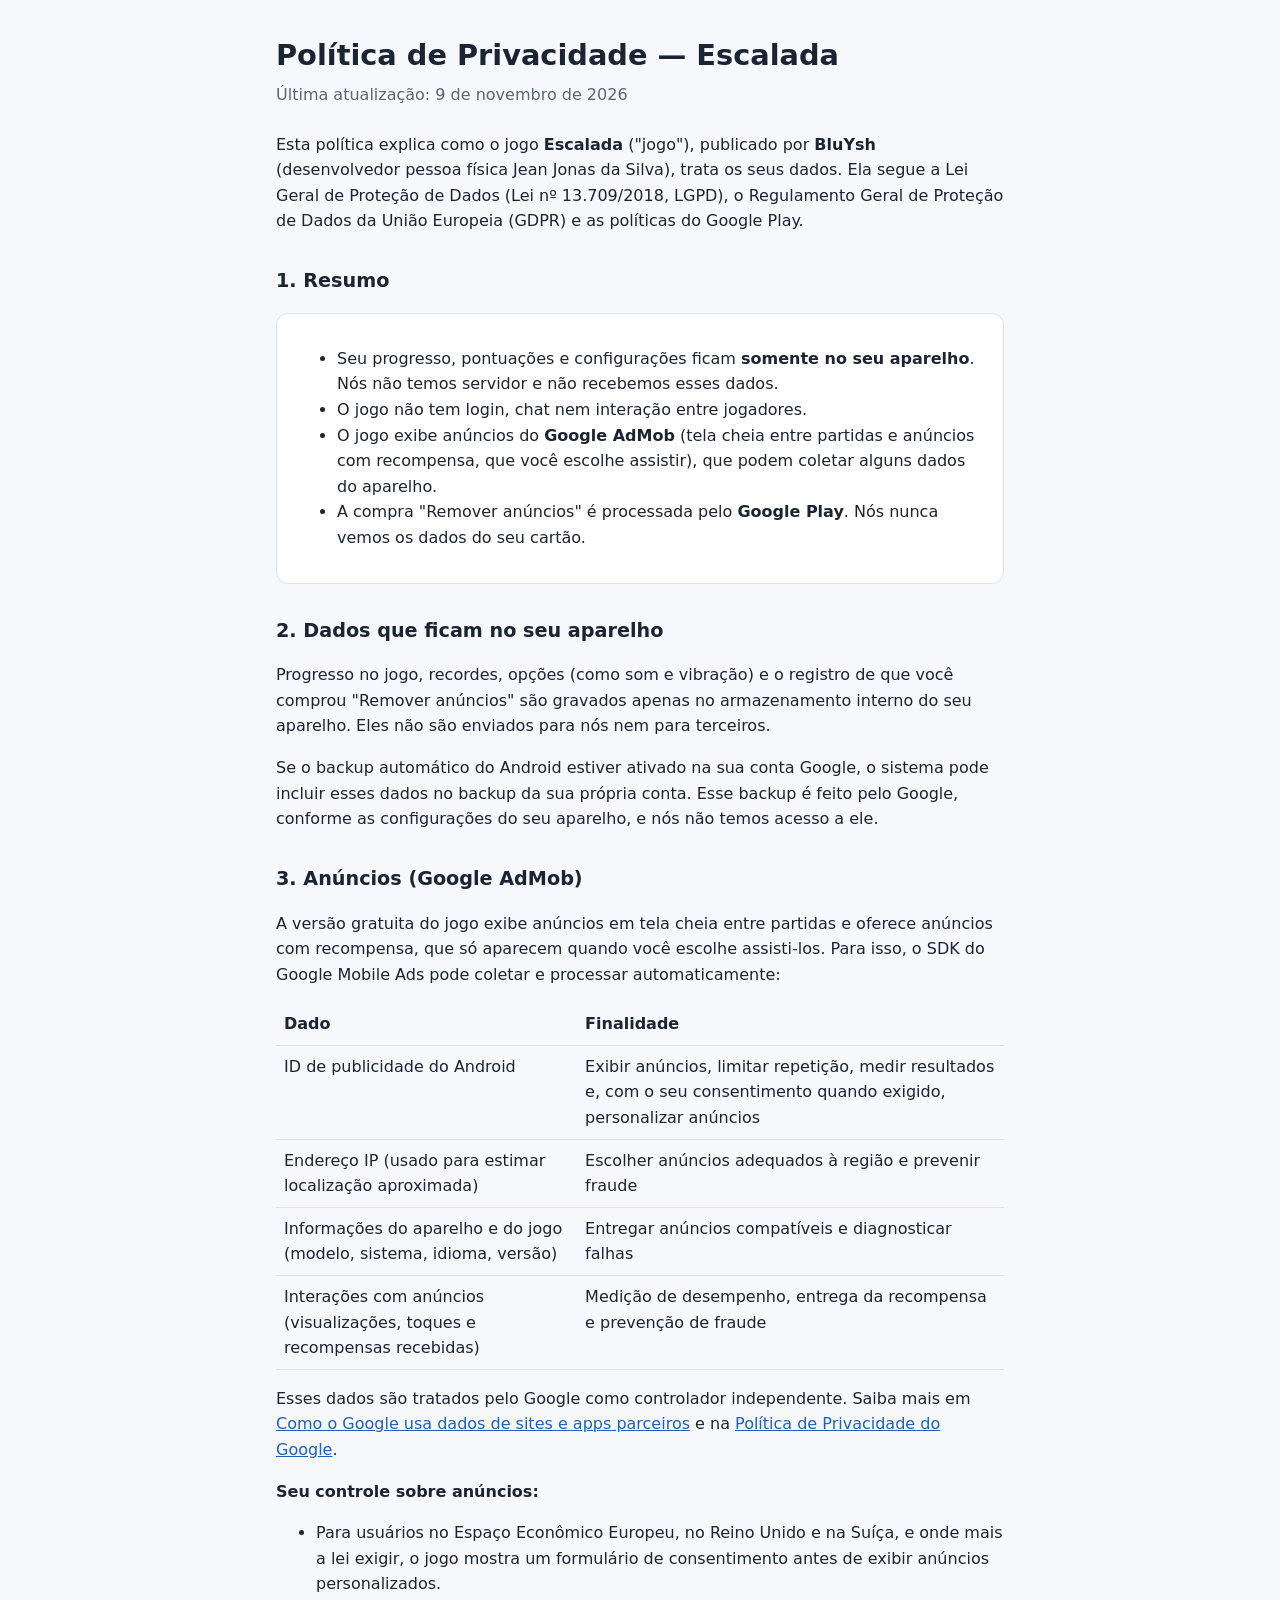
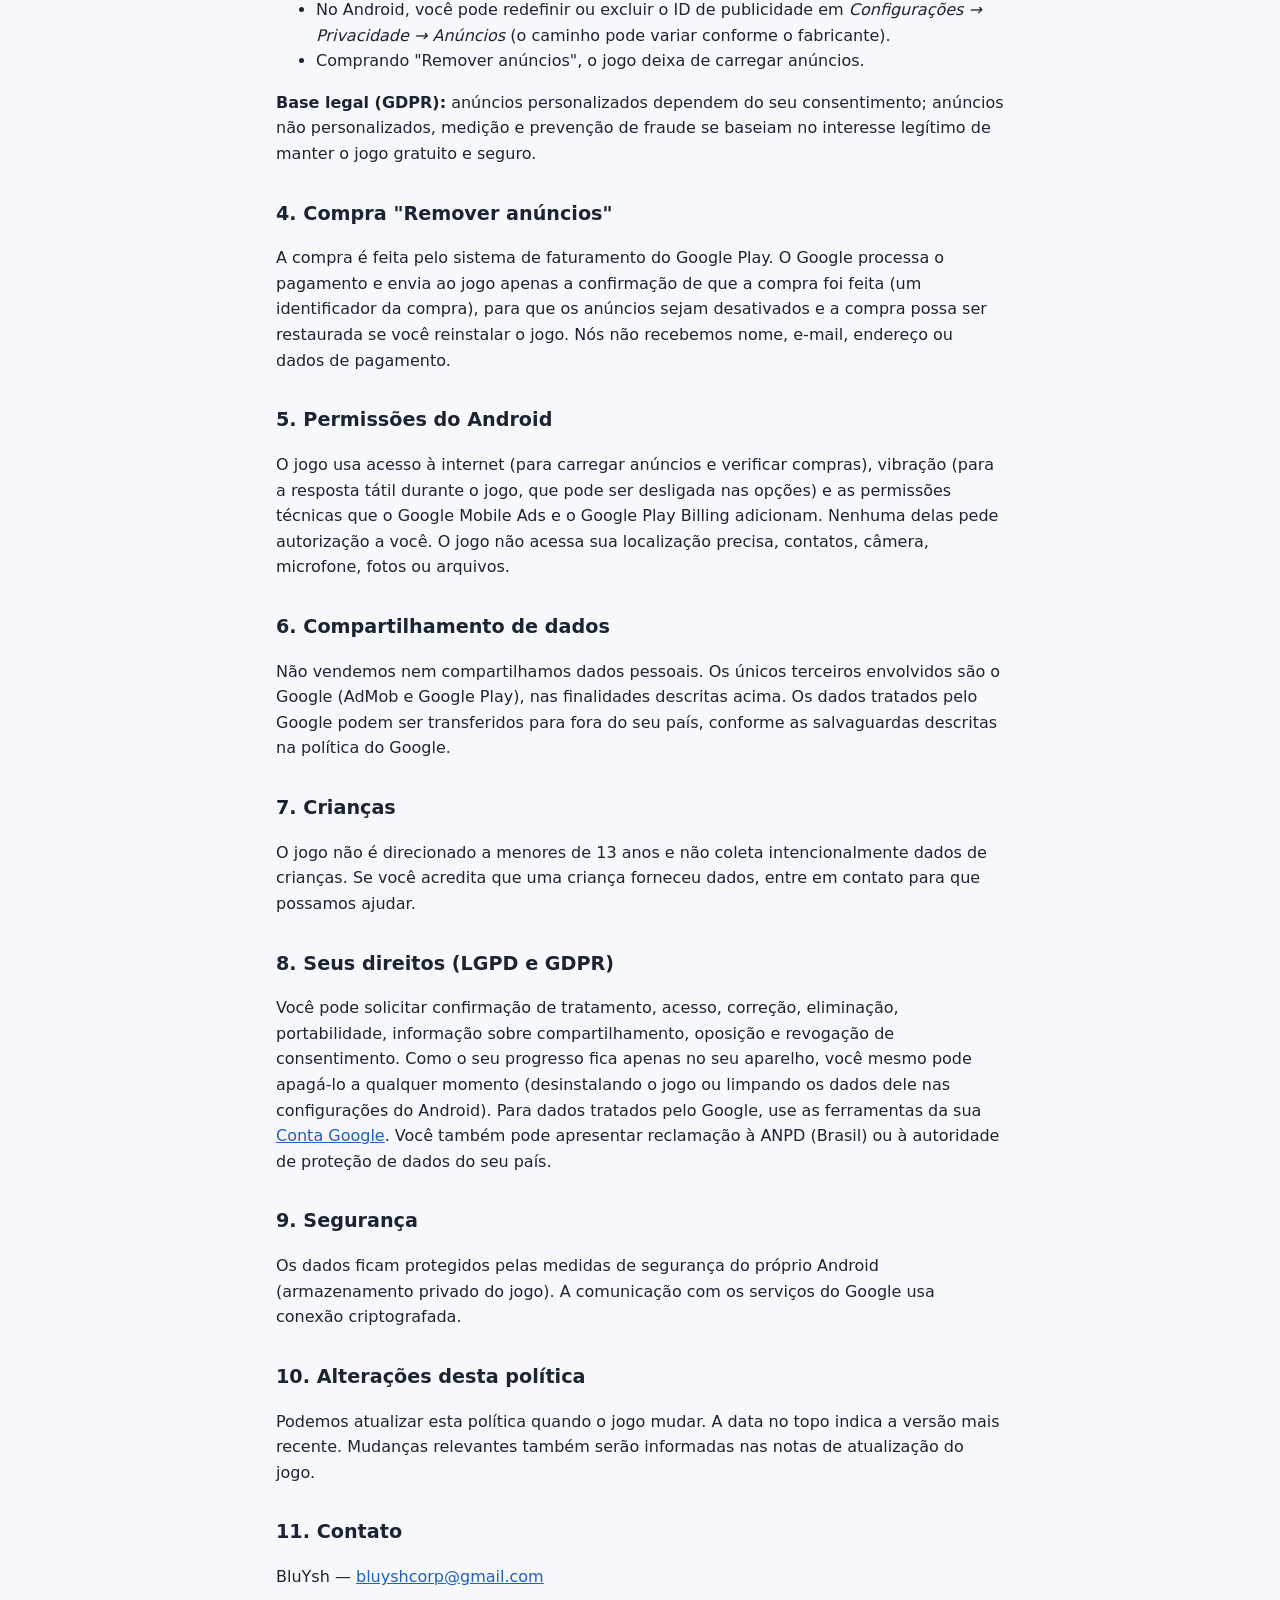
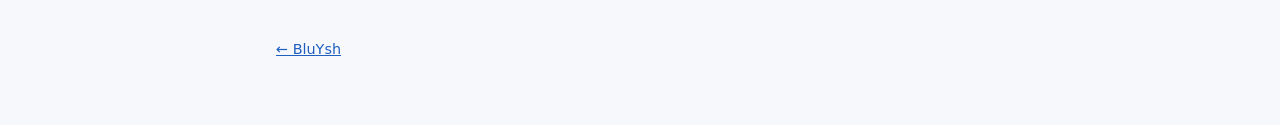
<file: escalada/privacidade.html>
<!doctype html>
<html lang="pt-BR">
<head>
<meta charset="utf-8">
<meta name="viewport" content="width=device-width, initial-scale=1">
<title>Política de Privacidade — Escalada</title>
<link rel="stylesheet" href="../estilo.css">
</head>
<body>
<main>
<h1>Política de Privacidade — Escalada</h1>
<p class="data">Última atualização: 9 de novembro de 2026</p>

<p>Esta política explica como o jogo <strong>Escalada</strong> ("jogo"), publicado por <strong>BluYsh</strong> (desenvolvedor pessoa física Jean Jonas da Silva), trata os seus dados. Ela segue a Lei Geral de Proteção de Dados (Lei nº 13.709/2018, LGPD), o Regulamento Geral de Proteção de Dados da União Europeia (GDPR) e as políticas do Google Play.</p>

<h2>1. Resumo</h2>
<div class="cartao">
<ul>
<li>Seu progresso, pontuações e configurações ficam <strong>somente no seu aparelho</strong>. Nós não temos servidor e não recebemos esses dados.</li>
<li>O jogo não tem login, chat nem interação entre jogadores.</li>
<li>O jogo exibe anúncios do <strong>Google AdMob</strong> (tela cheia entre partidas e anúncios com recompensa, que você escolhe assistir), que podem coletar alguns dados do aparelho.</li>
<li>A compra "Remover anúncios" é processada pelo <strong>Google Play</strong>. Nós nunca vemos os dados do seu cartão.</li>
</ul>
</div>

<h2>2. Dados que ficam no seu aparelho</h2>
<p>Progresso no jogo, recordes, opções (como som e vibração) e o registro de que você comprou "Remover anúncios" são gravados apenas no armazenamento interno do seu aparelho. Eles não são enviados para nós nem para terceiros.</p>
<p>Se o backup automático do Android estiver ativado na sua conta Google, o sistema pode incluir esses dados no backup da sua própria conta. Esse backup é feito pelo Google, conforme as configurações do seu aparelho, e nós não temos acesso a ele.</p>

<h2>3. Anúncios (Google AdMob)</h2>
<p>A versão gratuita do jogo exibe anúncios em tela cheia entre partidas e oferece anúncios com recompensa, que só aparecem quando você escolhe assisti-los. Para isso, o SDK do Google Mobile Ads pode coletar e processar automaticamente:</p>
<table>
<tr><th>Dado</th><th>Finalidade</th></tr>
<tr><td>ID de publicidade do Android</td><td>Exibir anúncios, limitar repetição, medir resultados e, com o seu consentimento quando exigido, personalizar anúncios</td></tr>
<tr><td>Endereço IP (usado para estimar localização aproximada)</td><td>Escolher anúncios adequados à região e prevenir fraude</td></tr>
<tr><td>Informações do aparelho e do jogo (modelo, sistema, idioma, versão)</td><td>Entregar anúncios compatíveis e diagnosticar falhas</td></tr>
<tr><td>Interações com anúncios (visualizações, toques e recompensas recebidas)</td><td>Medição de desempenho, entrega da recompensa e prevenção de fraude</td></tr>
</table>
<p>Esses dados são tratados pelo Google como controlador independente. Saiba mais em <a href="https://policies.google.com/technologies/partner-sites">Como o Google usa dados de sites e apps parceiros</a> e na <a href="https://policies.google.com/privacy">Política de Privacidade do Google</a>.</p>
<p><strong>Seu controle sobre anúncios:</strong></p>
<ul>
<li>Para usuários no Espaço Econômico Europeu, no Reino Unido e na Suíça, e onde mais a lei exigir, o jogo mostra um formulário de consentimento antes de exibir anúncios personalizados.</li>
<li>No Android, você pode redefinir ou excluir o ID de publicidade em <em>Configurações → Privacidade → Anúncios</em> (o caminho pode variar conforme o fabricante).</li>
<li>Comprando "Remover anúncios", o jogo deixa de carregar anúncios.</li>
</ul>
<p><strong>Base legal (GDPR):</strong> anúncios personalizados dependem do seu consentimento; anúncios não personalizados, medição e prevenção de fraude se baseiam no interesse legítimo de manter o jogo gratuito e seguro.</p>

<h2>4. Compra "Remover anúncios"</h2>
<p>A compra é feita pelo sistema de faturamento do Google Play. O Google processa o pagamento e envia ao jogo apenas a confirmação de que a compra foi feita (um identificador da compra), para que os anúncios sejam desativados e a compra possa ser restaurada se você reinstalar o jogo. Nós não recebemos nome, e-mail, endereço ou dados de pagamento.</p>

<h2>5. Permissões do Android</h2>
<p>O jogo usa acesso à internet (para carregar anúncios e verificar compras), vibração (para a resposta tátil durante o jogo, que pode ser desligada nas opções) e as permissões técnicas que o Google Mobile Ads e o Google Play Billing adicionam. Nenhuma delas pede autorização a você. O jogo não acessa sua localização precisa, contatos, câmera, microfone, fotos ou arquivos.</p>

<h2>6. Compartilhamento de dados</h2>
<p>Não vendemos nem compartilhamos dados pessoais. Os únicos terceiros envolvidos são o Google (AdMob e Google Play), nas finalidades descritas acima. Os dados tratados pelo Google podem ser transferidos para fora do seu país, conforme as salvaguardas descritas na política do Google.</p>

<h2>7. Crianças</h2>
<p>O jogo não é direcionado a menores de 13 anos e não coleta intencionalmente dados de crianças. Se você acredita que uma criança forneceu dados, entre em contato para que possamos ajudar.</p>

<h2>8. Seus direitos (LGPD e GDPR)</h2>
<p>Você pode solicitar confirmação de tratamento, acesso, correção, eliminação, portabilidade, informação sobre compartilhamento, oposição e revogação de consentimento. Como o seu progresso fica apenas no seu aparelho, você mesmo pode apagá-lo a qualquer momento (desinstalando o jogo ou limpando os dados dele nas configurações do Android). Para dados tratados pelo Google, use as ferramentas da sua <a href="https://myaccount.google.com/">Conta Google</a>. Você também pode apresentar reclamação à ANPD (Brasil) ou à autoridade de proteção de dados do seu país.</p>

<h2>9. Segurança</h2>
<p>Os dados ficam protegidos pelas medidas de segurança do próprio Android (armazenamento privado do jogo). A comunicação com os serviços do Google usa conexão criptografada.</p>

<h2>10. Alterações desta política</h2>
<p>Podemos atualizar esta política quando o jogo mudar. A data no topo indica a versão mais recente. Mudanças relevantes também serão informadas nas notas de atualização do jogo.</p>

<h2>11. Contato</h2>
<p>BluYsh — <a href="mailto:bluyshcorp@gmail.com">bluyshcorp@gmail.com</a></p>

<footer><a href="../index.html">← BluYsh</a></footer>
</main>
</body>
</html>
</file>
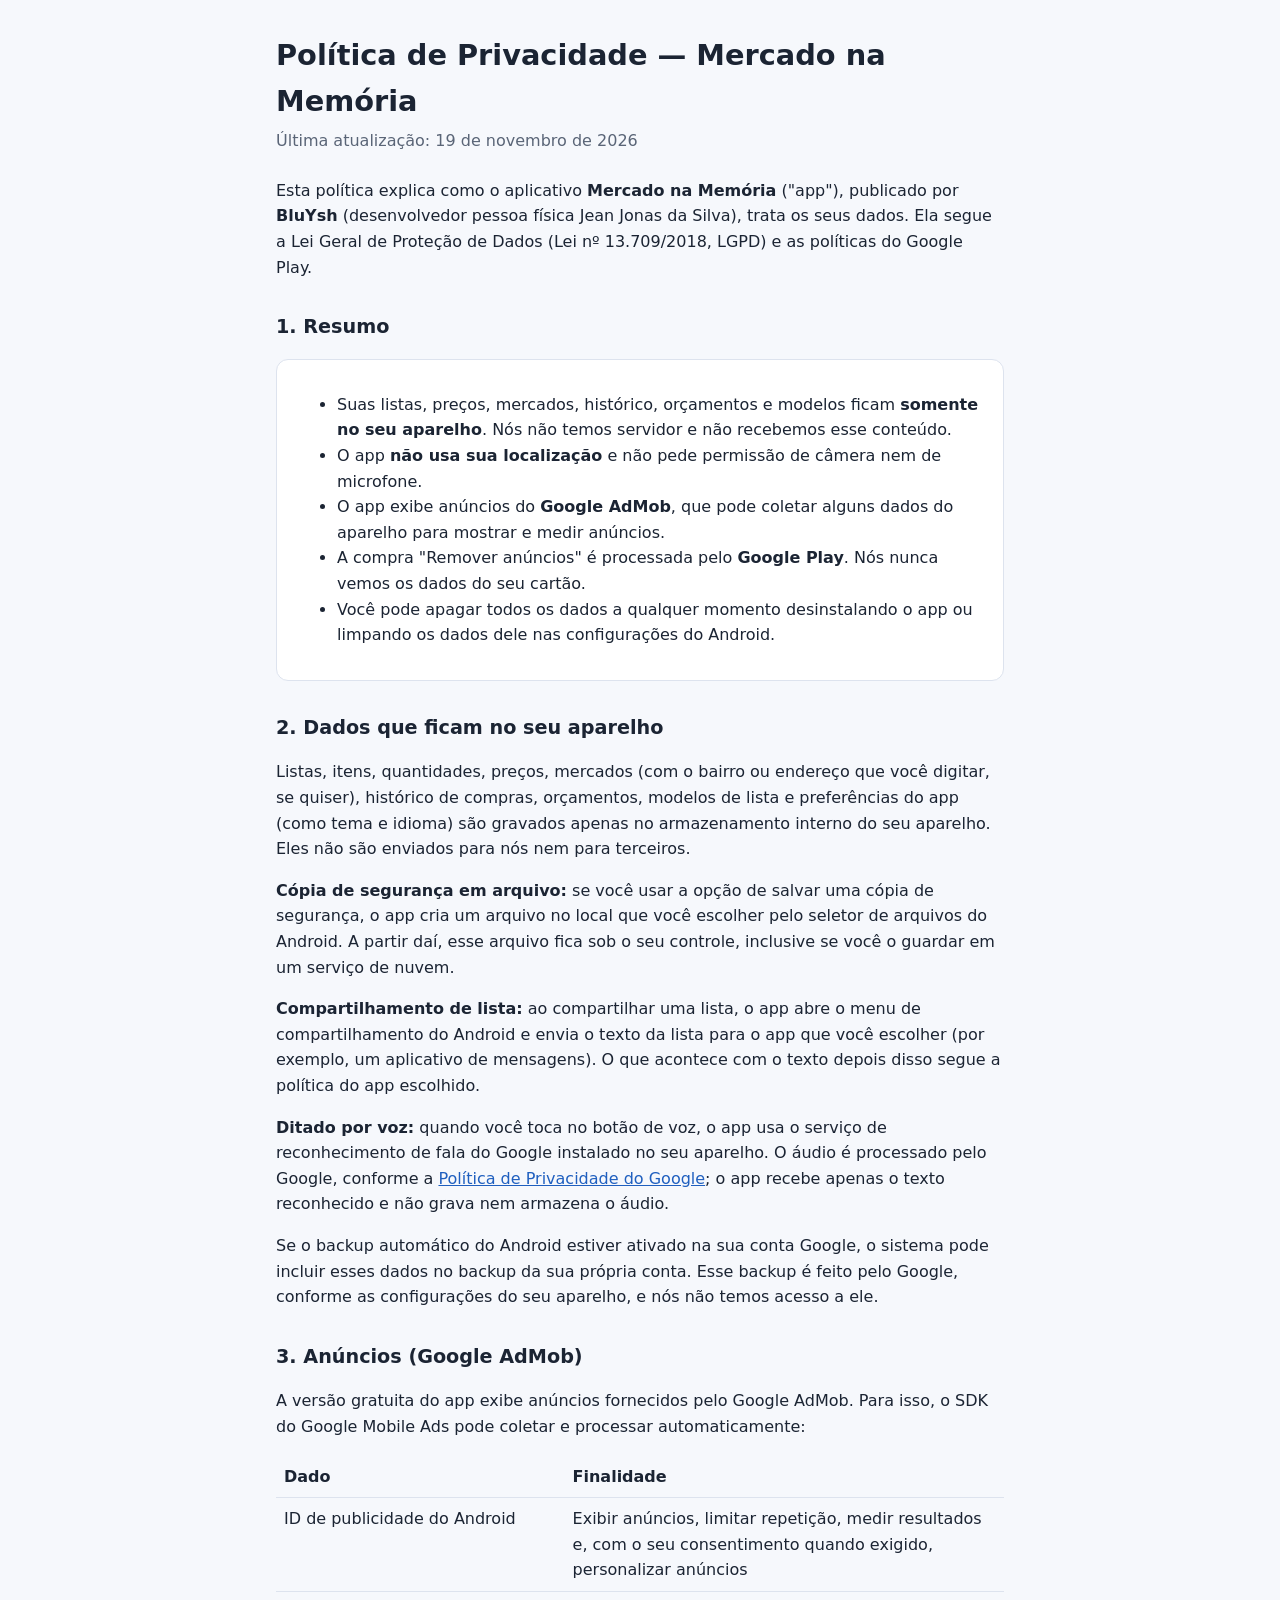
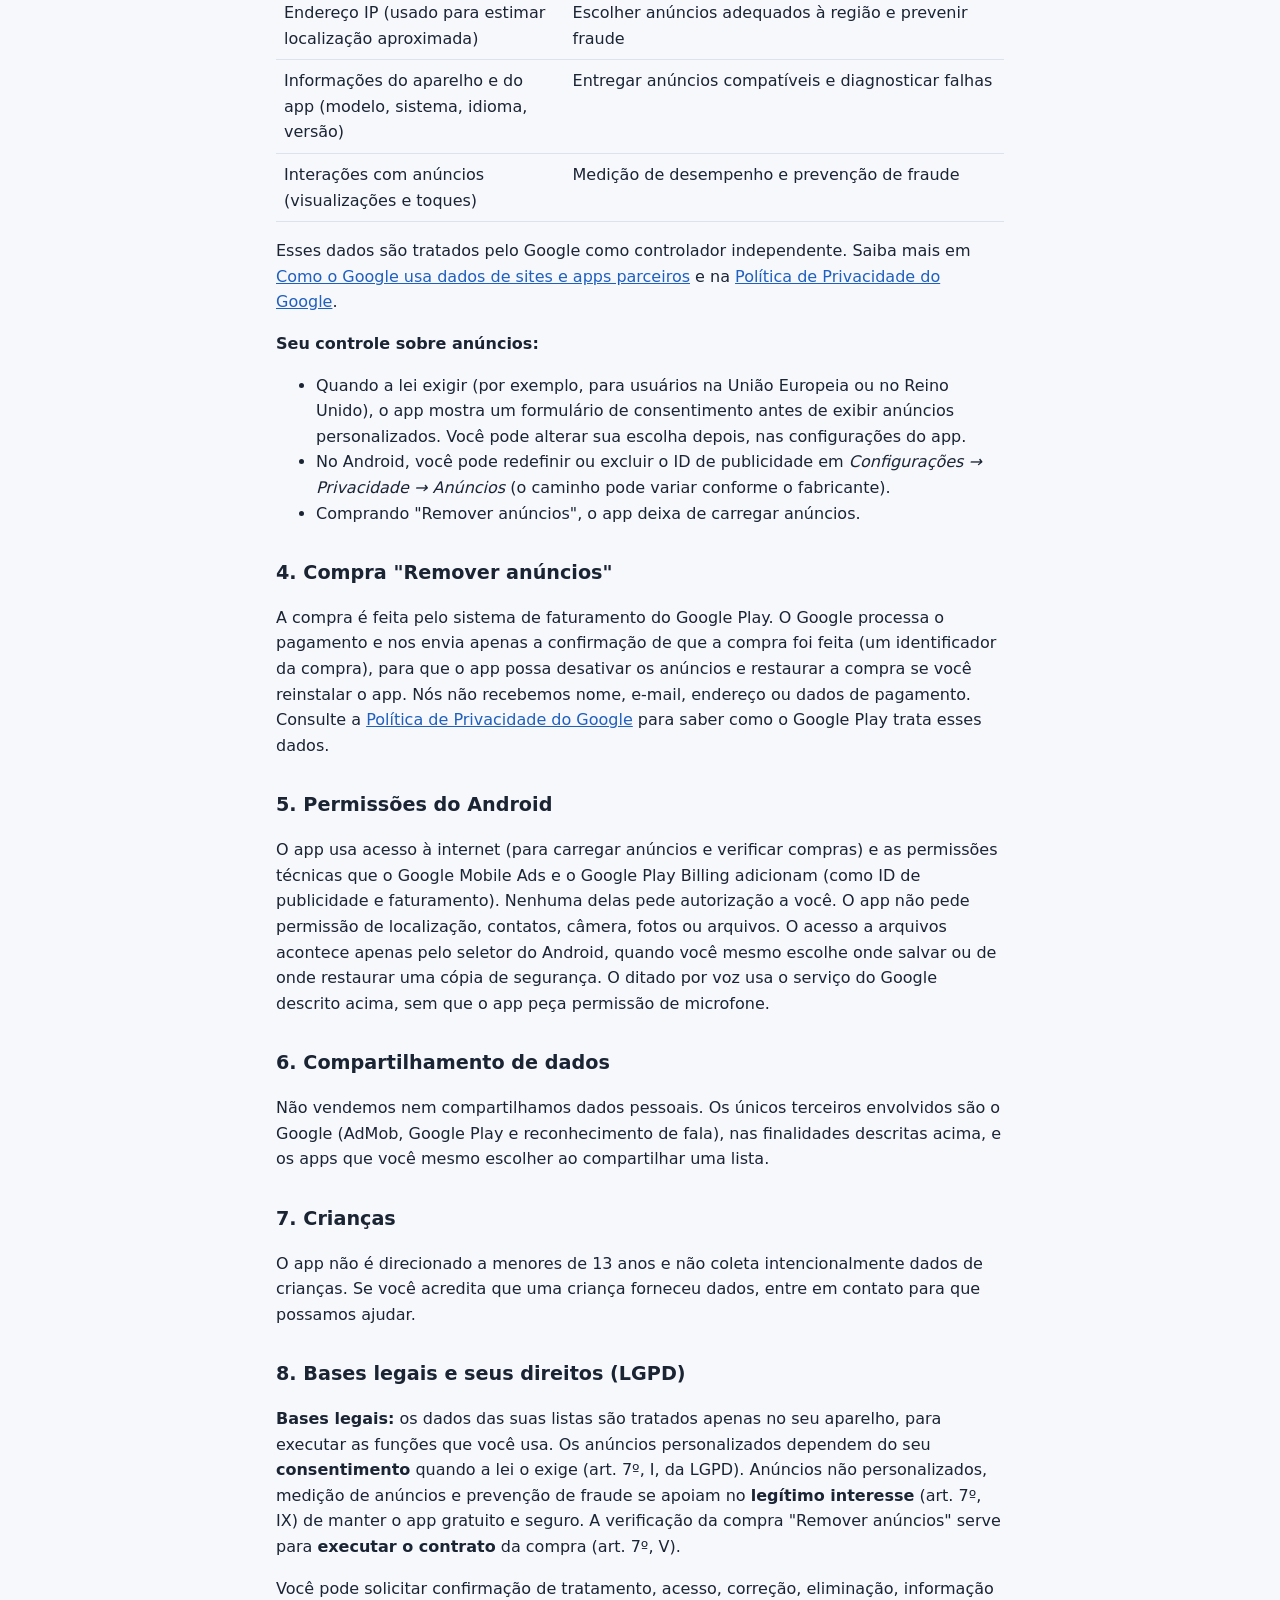
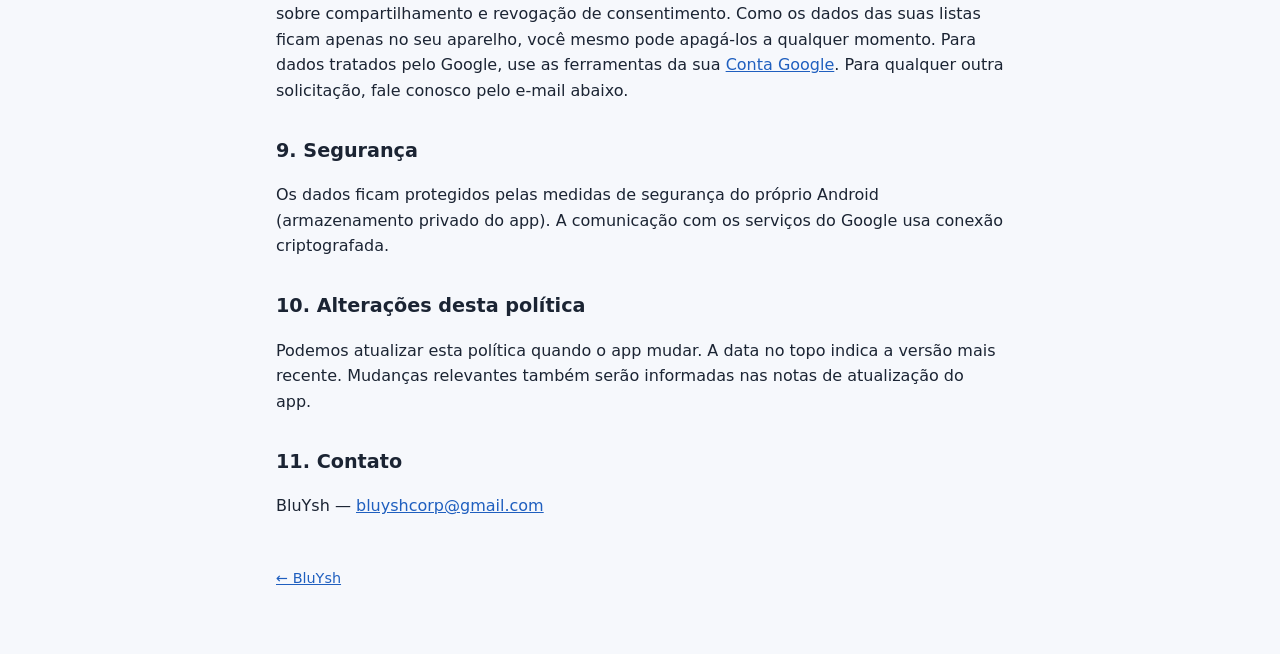
<file: mercado-na-memoria/privacidade.html>
<!doctype html>
<html lang="pt-BR">
<head>
<meta charset="utf-8">
<meta name="viewport" content="width=device-width, initial-scale=1">
<title>Política de Privacidade — Mercado na Memória</title>
<link rel="stylesheet" href="../estilo.css">
</head>
<body>
<main>
<h1>Política de Privacidade — Mercado na Memória</h1>
<p class="data">Última atualização: 19 de novembro de 2026</p>

<p>Esta política explica como o aplicativo <strong>Mercado na Memória</strong> ("app"), publicado por <strong>BluYsh</strong> (desenvolvedor pessoa física Jean Jonas da Silva), trata os seus dados. Ela segue a Lei Geral de Proteção de Dados (Lei nº 13.709/2018, LGPD) e as políticas do Google Play.</p>

<h2>1. Resumo</h2>
<div class="cartao">
<ul>
<li>Suas listas, preços, mercados, histórico, orçamentos e modelos ficam <strong>somente no seu aparelho</strong>. Nós não temos servidor e não recebemos esse conteúdo.</li>
<li>O app <strong>não usa sua localização</strong> e não pede permissão de câmera nem de microfone.</li>
<li>O app exibe anúncios do <strong>Google AdMob</strong>, que pode coletar alguns dados do aparelho para mostrar e medir anúncios.</li>
<li>A compra "Remover anúncios" é processada pelo <strong>Google Play</strong>. Nós nunca vemos os dados do seu cartão.</li>
<li>Você pode apagar todos os dados a qualquer momento desinstalando o app ou limpando os dados dele nas configurações do Android.</li>
</ul>
</div>

<h2>2. Dados que ficam no seu aparelho</h2>
<p>Listas, itens, quantidades, preços, mercados (com o bairro ou endereço que você digitar, se quiser), histórico de compras, orçamentos, modelos de lista e preferências do app (como tema e idioma) são gravados apenas no armazenamento interno do seu aparelho. Eles não são enviados para nós nem para terceiros.</p>
<p><strong>Cópia de segurança em arquivo:</strong> se você usar a opção de salvar uma cópia de segurança, o app cria um arquivo no local que você escolher pelo seletor de arquivos do Android. A partir daí, esse arquivo fica sob o seu controle, inclusive se você o guardar em um serviço de nuvem.</p>
<p><strong>Compartilhamento de lista:</strong> ao compartilhar uma lista, o app abre o menu de compartilhamento do Android e envia o texto da lista para o app que você escolher (por exemplo, um aplicativo de mensagens). O que acontece com o texto depois disso segue a política do app escolhido.</p>
<p><strong>Ditado por voz:</strong> quando você toca no botão de voz, o app usa o serviço de reconhecimento de fala do Google instalado no seu aparelho. O áudio é processado pelo Google, conforme a <a href="https://policies.google.com/privacy">Política de Privacidade do Google</a>; o app recebe apenas o texto reconhecido e não grava nem armazena o áudio.</p>
<p>Se o backup automático do Android estiver ativado na sua conta Google, o sistema pode incluir esses dados no backup da sua própria conta. Esse backup é feito pelo Google, conforme as configurações do seu aparelho, e nós não temos acesso a ele.</p>


<h2>3. Anúncios (Google AdMob)</h2>
<p>A versão gratuita do app exibe anúncios fornecidos pelo Google AdMob. Para isso, o SDK do Google Mobile Ads pode coletar e processar automaticamente:</p>
<table>
<tr><th>Dado</th><th>Finalidade</th></tr>
<tr><td>ID de publicidade do Android</td><td>Exibir anúncios, limitar repetição, medir resultados e, com o seu consentimento quando exigido, personalizar anúncios</td></tr>
<tr><td>Endereço IP (usado para estimar localização aproximada)</td><td>Escolher anúncios adequados à região e prevenir fraude</td></tr>
<tr><td>Informações do aparelho e do app (modelo, sistema, idioma, versão)</td><td>Entregar anúncios compatíveis e diagnosticar falhas</td></tr>
<tr><td>Interações com anúncios (visualizações e toques)</td><td>Medição de desempenho e prevenção de fraude</td></tr>
</table>
<p>Esses dados são tratados pelo Google como controlador independente. Saiba mais em <a href="https://policies.google.com/technologies/partner-sites">Como o Google usa dados de sites e apps parceiros</a> e na <a href="https://policies.google.com/privacy">Política de Privacidade do Google</a>.</p>
<p><strong>Seu controle sobre anúncios:</strong></p>
<ul>
<li>Quando a lei exigir (por exemplo, para usuários na União Europeia ou no Reino Unido), o app mostra um formulário de consentimento antes de exibir anúncios personalizados. Você pode alterar sua escolha depois, nas configurações do app.</li>
<li>No Android, você pode redefinir ou excluir o ID de publicidade em <em>Configurações → Privacidade → Anúncios</em> (o caminho pode variar conforme o fabricante).</li>
<li>Comprando "Remover anúncios", o app deixa de carregar anúncios.</li>
</ul>

<h2>4. Compra "Remover anúncios"</h2>
<p>A compra é feita pelo sistema de faturamento do Google Play. O Google processa o pagamento e nos envia apenas a confirmação de que a compra foi feita (um identificador da compra), para que o app possa desativar os anúncios e restaurar a compra se você reinstalar o app. Nós não recebemos nome, e-mail, endereço ou dados de pagamento. Consulte a <a href="https://policies.google.com/privacy">Política de Privacidade do Google</a> para saber como o Google Play trata esses dados.</p>

<h2>5. Permissões do Android</h2>
<p>O app usa acesso à internet (para carregar anúncios e verificar compras) e as permissões técnicas que o Google Mobile Ads e o Google Play Billing adicionam (como ID de publicidade e faturamento). Nenhuma delas pede autorização a você. O app não pede permissão de localização, contatos, câmera, fotos ou arquivos. O acesso a arquivos acontece apenas pelo seletor do Android, quando você mesmo escolhe onde salvar ou de onde restaurar uma cópia de segurança. O ditado por voz usa o serviço do Google descrito acima, sem que o app peça permissão de microfone.</p>

<h2>6. Compartilhamento de dados</h2>
<p>Não vendemos nem compartilhamos dados pessoais. Os únicos terceiros envolvidos são o Google (AdMob, Google Play e reconhecimento de fala), nas finalidades descritas acima, e os apps que você mesmo escolher ao compartilhar uma lista.</p>

<h2>7. Crianças</h2>
<p>O app não é direcionado a menores de 13 anos e não coleta intencionalmente dados de crianças. Se você acredita que uma criança forneceu dados, entre em contato para que possamos ajudar.</p>

<h2>8. Bases legais e seus direitos (LGPD)</h2>
<p><strong>Bases legais:</strong> os dados das suas listas são tratados apenas no seu aparelho, para executar as funções que você usa. Os anúncios personalizados dependem do seu <strong>consentimento</strong> quando a lei o exige (art. 7º, I, da LGPD). Anúncios não personalizados, medição de anúncios e prevenção de fraude se apoiam no <strong>legítimo interesse</strong> (art. 7º, IX) de manter o app gratuito e seguro. A verificação da compra "Remover anúncios" serve para <strong>executar o contrato</strong> da compra (art. 7º, V).</p>
<p>Você pode solicitar confirmação de tratamento, acesso, correção, eliminação, informação sobre compartilhamento e revogação de consentimento. Como os dados das suas listas ficam apenas no seu aparelho, você mesmo pode apagá-los a qualquer momento. Para dados tratados pelo Google, use as ferramentas da sua <a href="https://myaccount.google.com/">Conta Google</a>. Para qualquer outra solicitação, fale conosco pelo e-mail abaixo.</p>

<h2>9. Segurança</h2>
<p>Os dados ficam protegidos pelas medidas de segurança do próprio Android (armazenamento privado do app). A comunicação com os serviços do Google usa conexão criptografada.</p>

<h2>10. Alterações desta política</h2>
<p>Podemos atualizar esta política quando o app mudar. A data no topo indica a versão mais recente. Mudanças relevantes também serão informadas nas notas de atualização do app.</p>

<h2>11. Contato</h2>
<p>BluYsh — <a href="mailto:bluyshcorp@gmail.com">bluyshcorp@gmail.com</a></p>

<footer><a href="../index.html">← BluYsh</a></footer>
</main>
</body>
</html>
</file>
<file: estilo.css>
:root {
  --fundo: #f6f8fc;
  --texto: #1b2433;
  --suave: #5a6577;
  --azul: #1f5fbf;
  --cartao: #ffffff;
  --borda: #dde3ee;
}
@media (prefers-color-scheme: dark) {
  :root {
    --fundo: #0e1626;
    --texto: #e6ebf4;
    --suave: #a4afc2;
    --azul: #7fb0ff;
    --cartao: #16213a;
    --borda: #2a3654;
  }
}
* { box-sizing: border-box; }
body {
  margin: 0;
  background: var(--fundo);
  color: var(--texto);
  font-family: system-ui, -apple-system, "Segoe UI", Roboto, sans-serif;
  line-height: 1.6;
}
main {
  max-width: 760px;
  margin: 0 auto;
  padding: 32px 16px 64px;
}
h1 { font-size: 1.8rem; margin: 0 0 4px; }
h2 { font-size: 1.2rem; margin: 32px 0 8px; }
p, li { color: var(--texto); }
.data { color: var(--suave); margin: 0 0 24px; }
a { color: var(--azul); }
.cartao {
  background: var(--cartao);
  border: 1px solid var(--borda);
  border-radius: 12px;
  padding: 16px 20px;
  margin: 16px 0;
}
table { width: 100%; border-collapse: collapse; margin: 8px 0; }
th, td { text-align: left; padding: 8px; border-bottom: 1px solid var(--borda); vertical-align: top; }
footer { margin-top: 48px; color: var(--suave); font-size: 0.9rem; }
</file>
